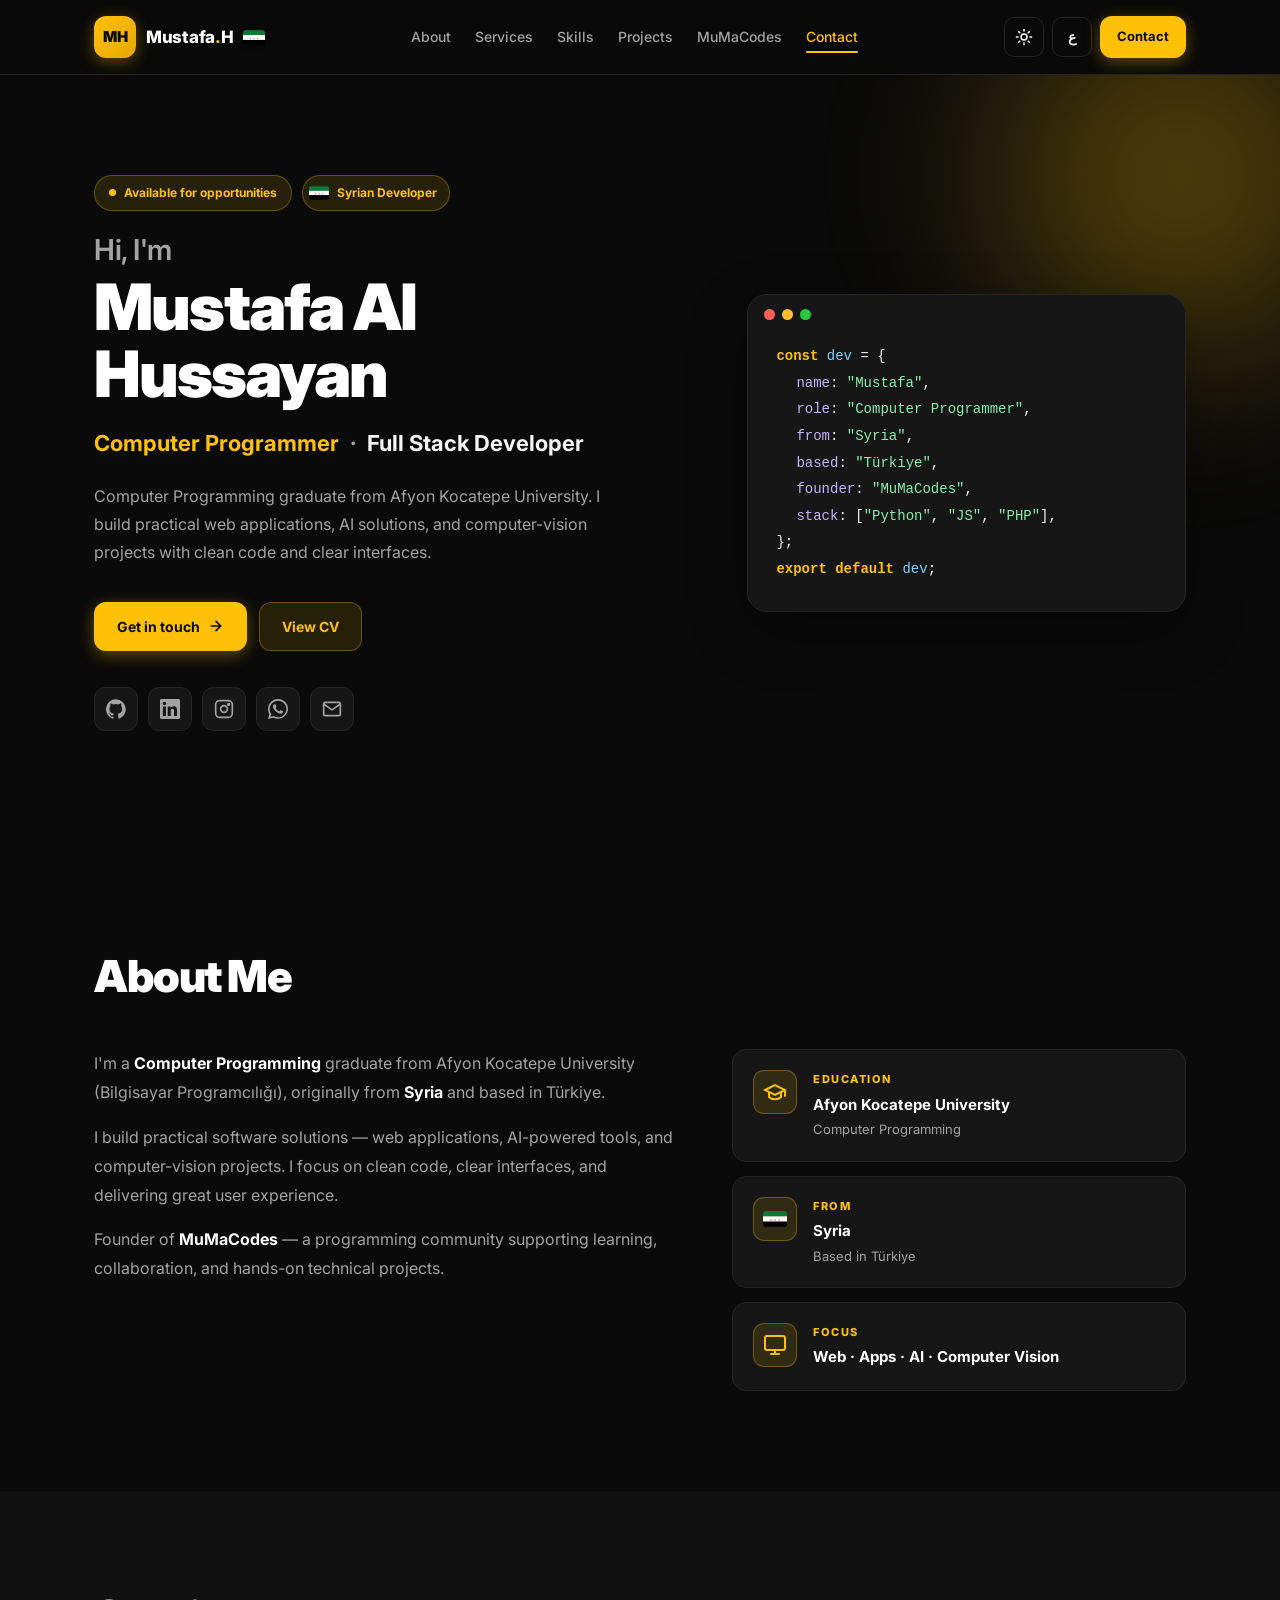
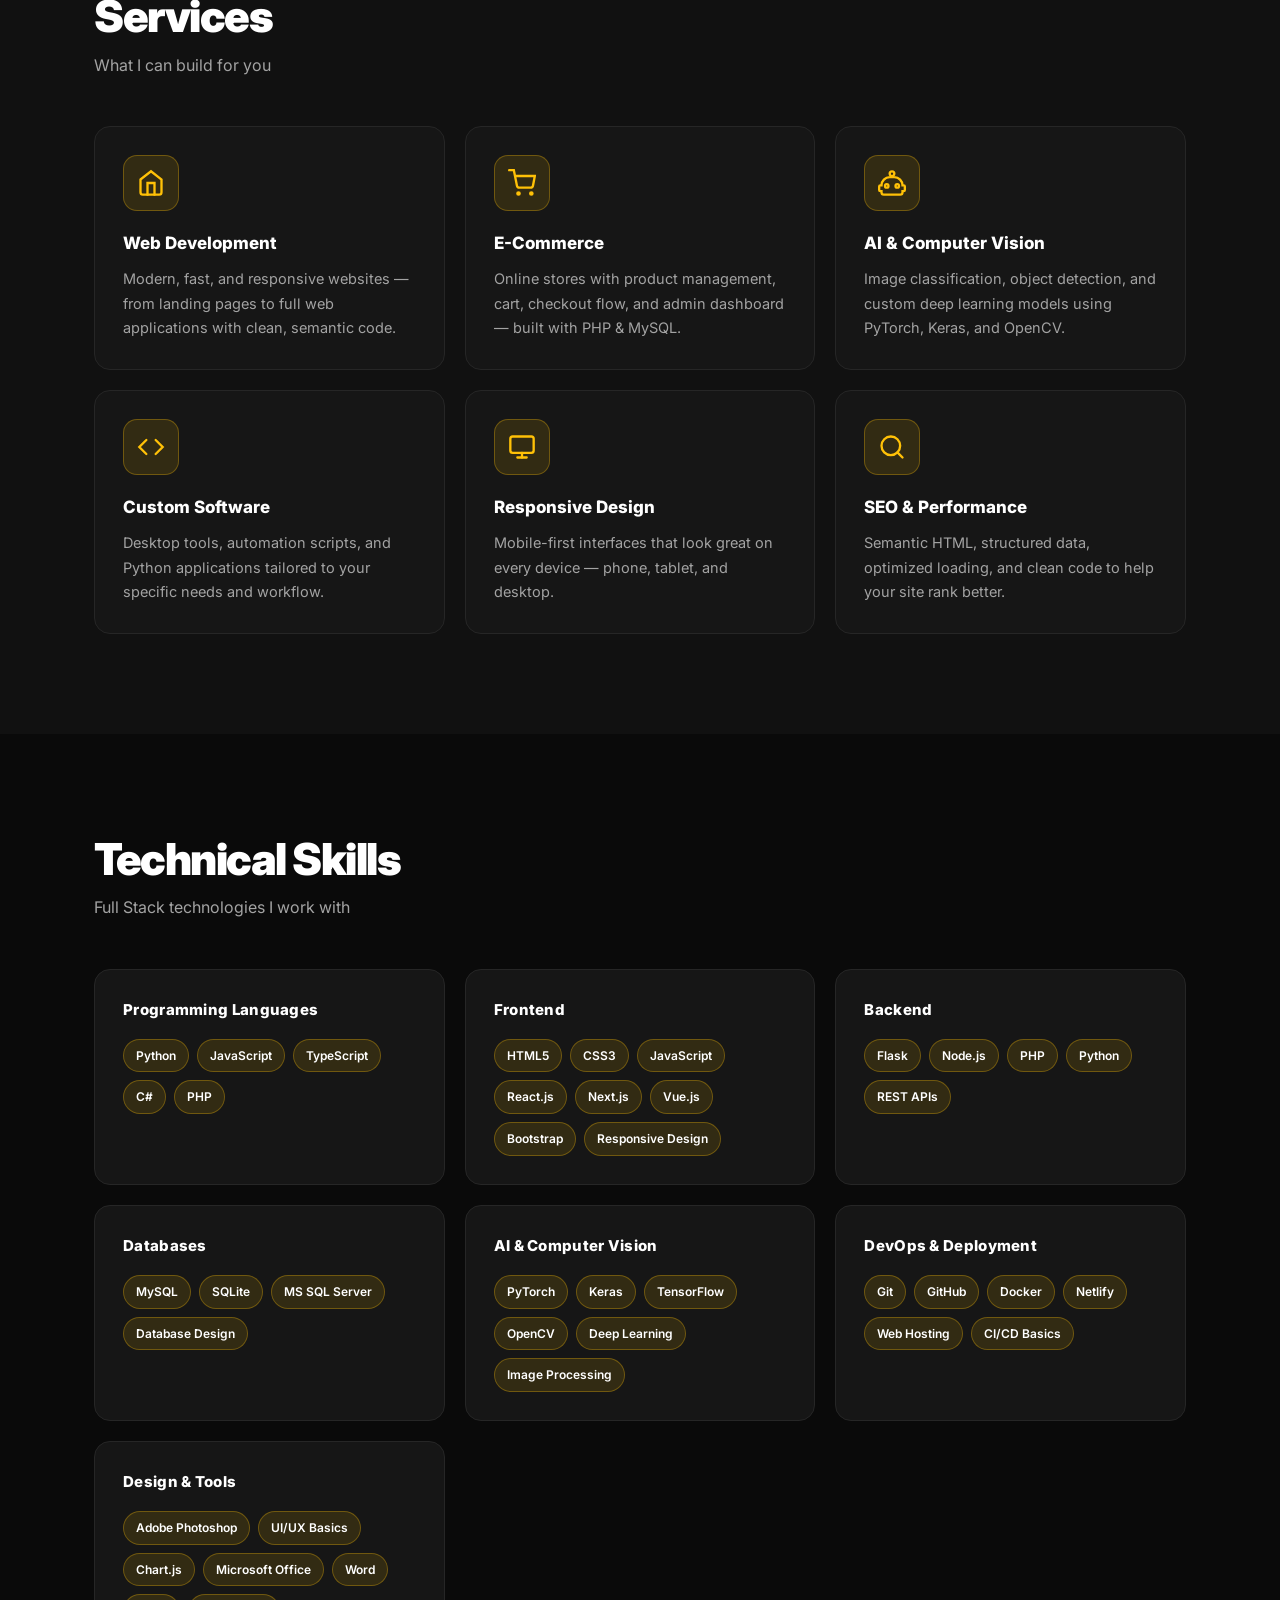
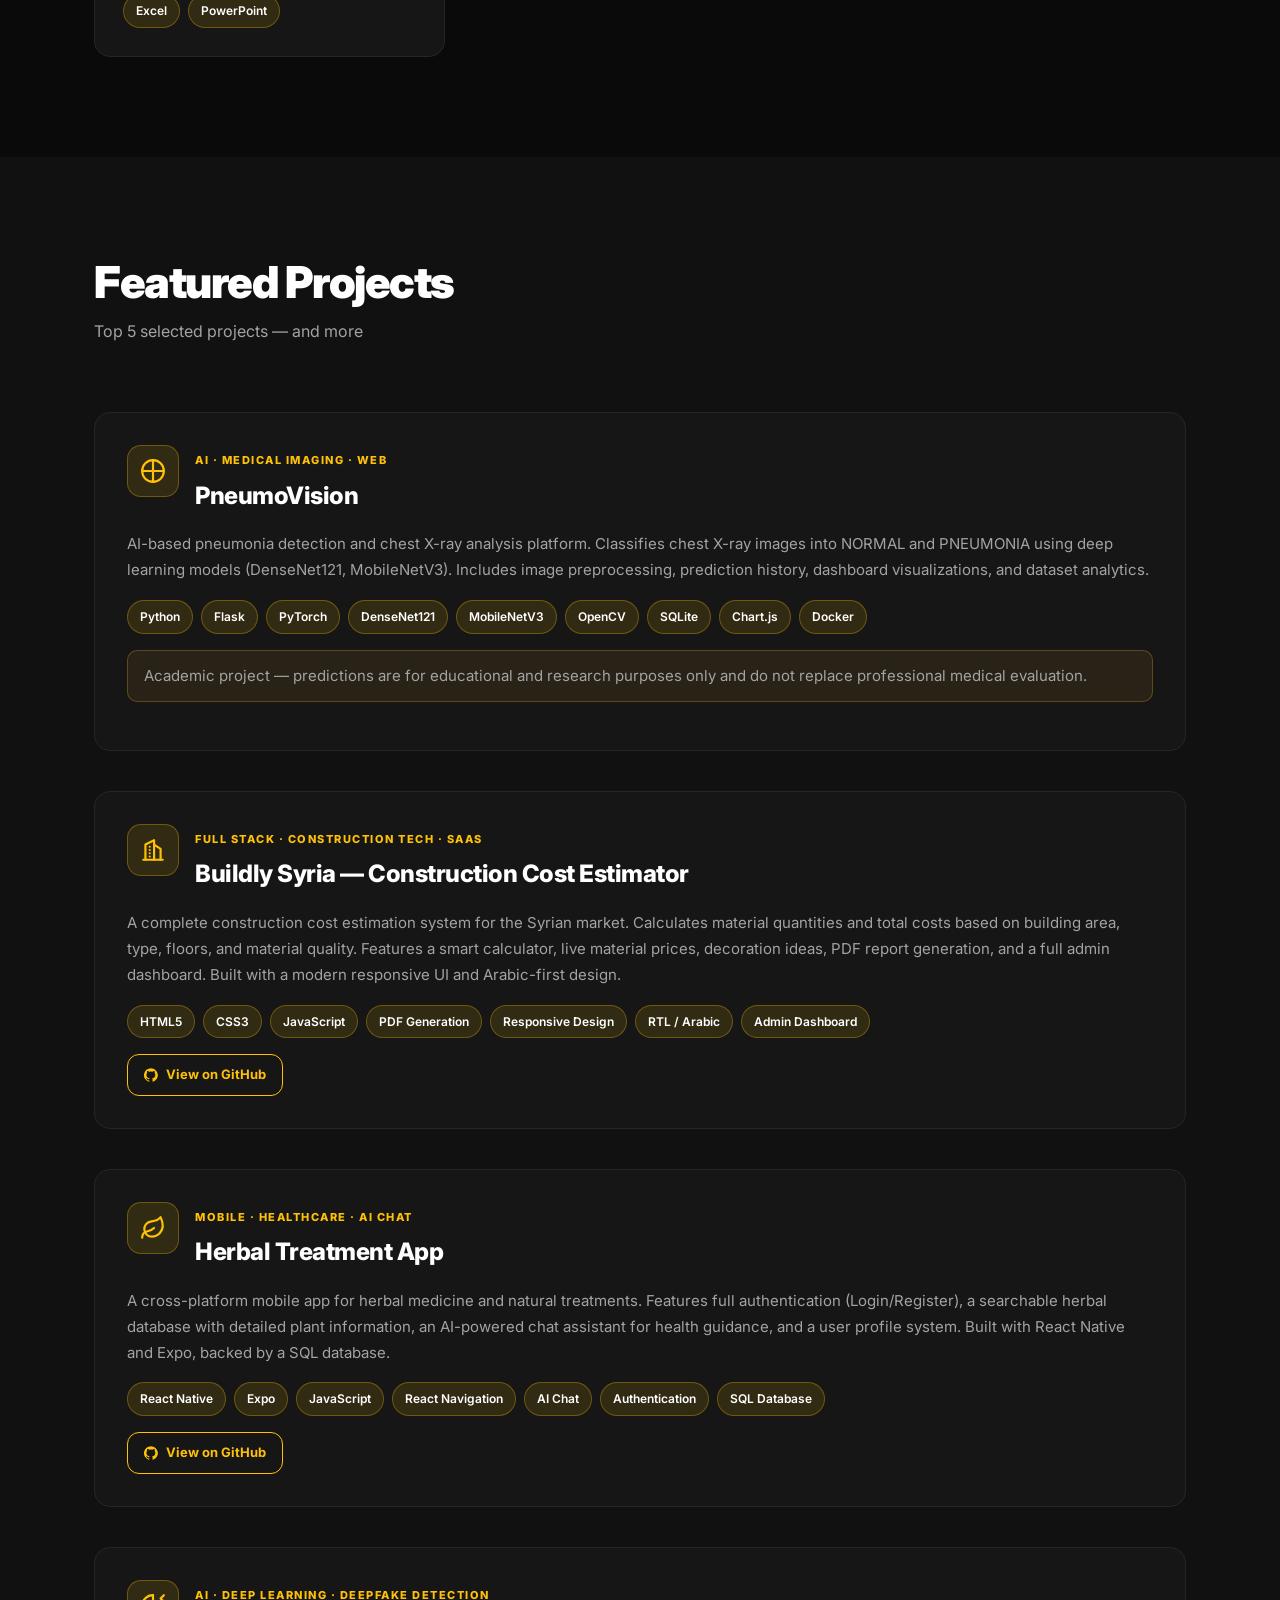
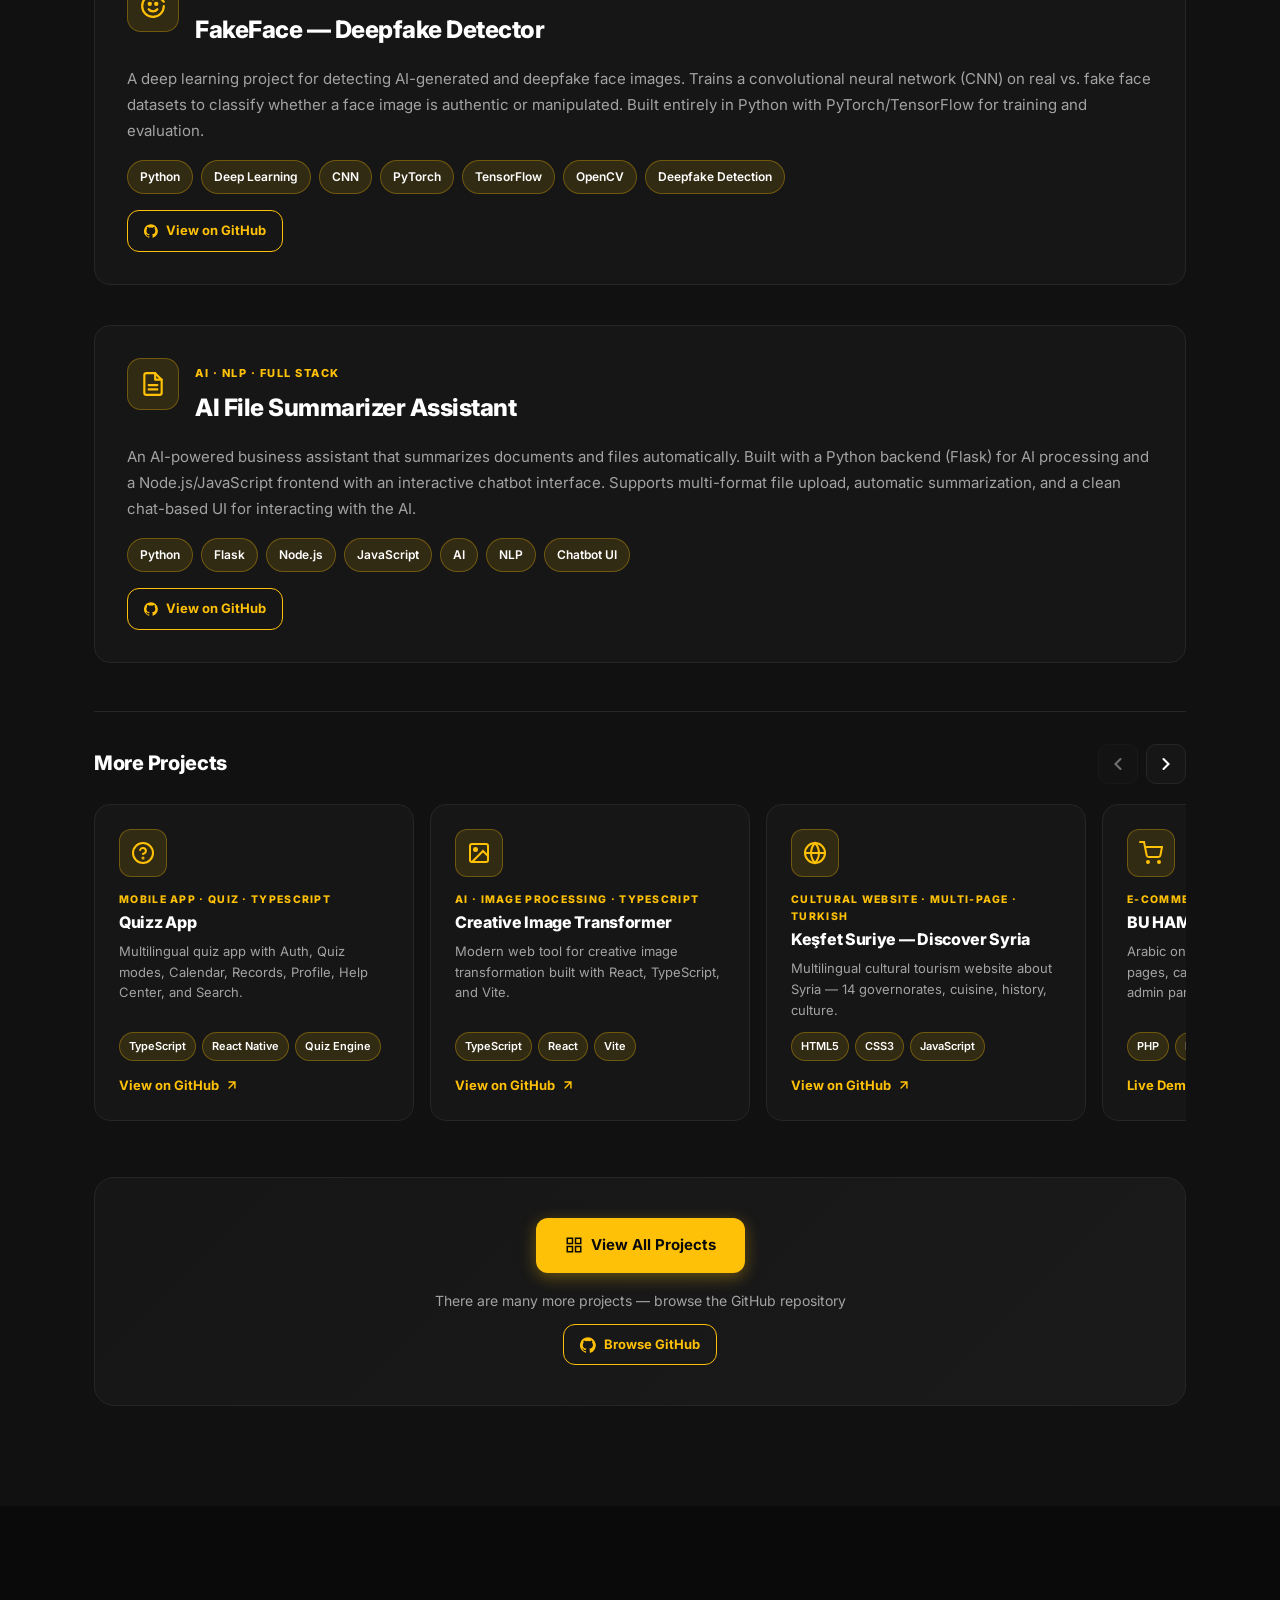
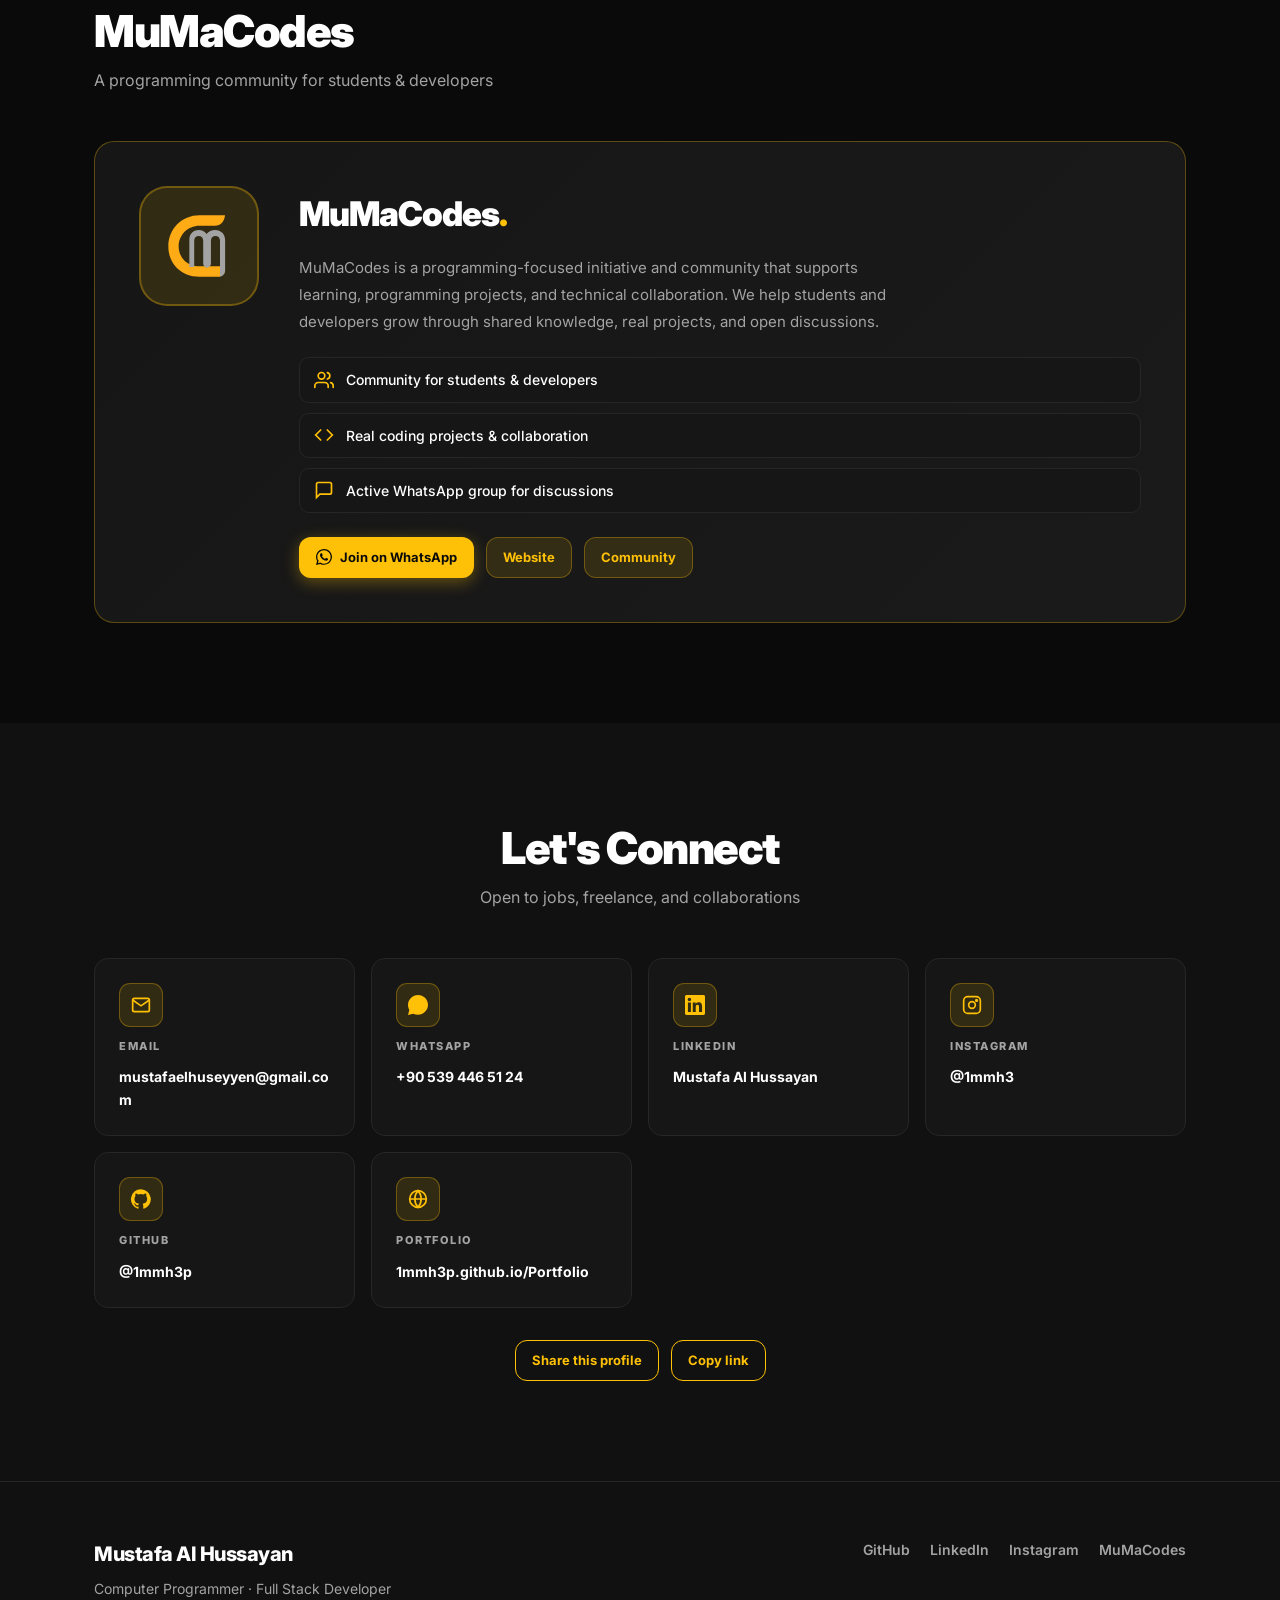
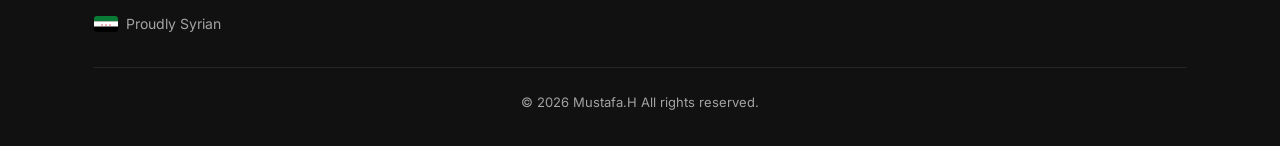
<file: index.html>
<!DOCTYPE html>
<html lang="en" dir="ltr" data-theme="dark">
<head>
  <meta charset="UTF-8" />
  <meta name="viewport" content="width=device-width, initial-scale=1.0" />

  <!-- ===== SEO CORE ===== -->
  <title>Mustafa Al Hussayan — Full Stack Developer </title>
  <meta name="description" content="Mustafa Al Hussayan (مصطفى الحسيان) — Computer Programmer from Syria, based in Türkiye. Founder of MuMaCodes. Web development, AI, computer vision, and software solutions." />
  <meta name="keywords" content="Mustafa Al Hussayan, مصطفى الحسيان, MuMaCodes, Computer Programming, Full Stack Developer, Syrian developer, Web Developer, Python, Flask, AI, Computer Vision, Portfolio, موماكودس" />
  <meta name="author" content="Mustafa Al Hussayan" />
  <meta name="robots" content="index, follow, max-image-preview:large" />
  <link rel="canonical" href="https://1mmh3p.github.io/Portfolio/" />

  <!-- ===== OPEN GRAPH ===== -->
  <meta property="og:type" content="profile" />
  <meta property="og:title" content="Mustafa Al Hussayan — Computer Programmer " />
  <meta property="og:description" content="Portfolio of Mustafa Al Hussayan: Web Development, AI, Computer Vision. Founder of MuMaCodes community." />
  <meta property="og:url" content="https://1mmh3p.github.io/Portfolio/" />
  <meta property="og:image" content="https://1mmh3p.github.io/Portfolio/assets/og-image.png" />
  <meta property="og:locale" content="en_US" />
  <meta property="og:locale:alternate" content="ar_SY" />

  <!-- ===== TWITTER ===== -->
  <meta name="twitter:card" content="summary_large_image" />
  <meta name="twitter:title" content="Mustafa Al Hussayan — Computer Programmer" />
  <meta name="twitter:description" content="Founder of MuMaCodes · Web · AI · Computer Vision" />

  <!-- ===== FAVICON ===== -->
  <link rel="icon" type="image/svg+xml" href="assets/favicon.svg" />
  <link rel="apple-touch-icon" href="assets/favicon.svg" />

  <!-- ===== FONTS ===== -->
  <link rel="preconnect" href="https://fonts.googleapis.com" />
  <link rel="preconnect" href="https://fonts.gstatic.com" crossorigin />
  <link href="https://fonts.googleapis.com/css2?family=Inter:wght@400;500;600;700;800;900&family=Cairo:wght@400;600;700;800;900&display=swap" rel="stylesheet" />

  <!-- ===== STYLES ===== -->
  <link rel="stylesheet" href="css/style.css" />

  <!-- ===== JSON-LD PERSON ===== -->
  <script type="application/ld+json">
  {
    "@context": "https://schema.org",
    "@type": "Person",
    "name": "Mustafa Al Hussayan",
    "alternateName": ["مصطفى محمد الحسيان", "Mustafa Huseyyen"],
    "jobTitle": "Computer Programmer & Full Stack Developer",
    "url": "https://1mmh3p.github.io/Portfolio/",
    "image": "https://1mmh3p.github.io/Portfolio/assets/og-image.png",
    "nationality": "Syrian",
    "founder": {
      "@type": "Organization",
      "name": "MuMaCodes",
      "url": "https://mumacodes-group.netlify.app"
    },
    "sameAs": [
      "https://github.com/1mmh3p",
      "https://www.linkedin.com/in/mustafa-el-huseyyen-8681922a2/",
      "https://www.instagram.com/1mmh3/",
      "https://mumacodes-group.netlify.app"
    ],
    "alumniOf": {
      "@type": "CollegeOrUniversity",
      "name": "Afyon Kocatepe University"
    },
    "knowsAbout": ["Python","JavaScript","PHP","C#","Flask","PyTorch","Keras","TensorFlow","OpenCV","MySQL","Docker","Git"],
    "email": "mailto:mustafaelhuseyyen@gmail.com"
  }
  </script>
</head>
<body>

<div class="scroll-progress" id="scrollProgress"></div>

<!-- ================= HEADER ================= -->
<header class="site-header" id="header">
  <div class="container header-inner">
    <a href="#hero" class="logo" aria-label="Mustafa Al Hussayan home">
      <span class="logo-mark">MH</span>
      <span class="logo-text">Mustafa<span class="accent">.</span>H</span>
      <img src="assets/flag-syria.svg" alt="Syria" class="flag-mini" />
    </a>

    <nav class="nav" id="nav" aria-label="Main navigation">
      <ul class="nav-list">
        <li><a href="#about" data-i18n="nav_about">About</a></li>
        <li><a href="#services" data-i18n="nav_services">Services</a></li>
        <li><a href="#skills" data-i18n="nav_skills">Skills</a></li>
        <li><a href="#projects" data-i18n="nav_projects">Projects</a></li>
        <li><a href="#mumacodes" data-i18n="nav_brand">MuMaCodes</a></li>
        <li><a href="#contact" data-i18n="nav_contact">Contact</a></li>
      </ul>
    </nav>

    <div class="header-actions">
      <button class="icon-btn" id="themeToggle" aria-label="Toggle theme" title="Dark / Light">
        <svg class="icon-sun" xmlns="http://www.w3.org/2000/svg" viewBox="0 0 24 24" fill="none" stroke="currentColor" stroke-width="2" stroke-linecap="round"><circle cx="12" cy="12" r="4"/><path d="M12 2v2M12 20v2M4.93 4.93l1.41 1.41M17.66 17.66l1.41 1.41M2 12h2M20 12h2M4.93 19.07l1.41-1.41M17.66 6.34l1.41-1.41"/></svg>
        <svg class="icon-moon" xmlns="http://www.w3.org/2000/svg" viewBox="0 0 24 24" fill="none" stroke="currentColor" stroke-width="2" stroke-linecap="round"><path d="M21 12.79A9 9 0 1 1 11.21 3 7 7 0 0 0 21 12.79z"/></svg>
      </button>
      <button class="lang-switch" id="langSwitch" aria-label="Switch language">
        <span id="langLabel">ع</span>
      </button>
      <a href="#contact" class="btn btn-primary btn-sm" data-i18n="cta_contact">Contact</a>
      <button class="menu-toggle" id="menuToggle" aria-label="Menu" aria-expanded="false">
        <span></span><span></span><span></span>
      </button>
    </div>
  </div>
</header>

<!-- ================= HERO ================= -->
<section class="hero" id="hero">
  <div class="hero-glow"></div>
  <div class="container hero-inner">
    <div class="hero-content reveal">
      <div class="hero-badges">
        <span class="badge">
          <span class="dot"></span>
          <span data-i18n="hero_badge">Available for opportunities</span>
        </span>
        <span class="badge badge-flag">
          <img src="assets/flag-syria.svg" alt="Syria flag" />
          <span data-i18n="hero_syrian">Syrian Developer</span>
          <span class="asd" data-i18n="hero_syrian2">Syrian Programmer</span>
        </span>
      </div>

      <h1 class="hero-name">
        <span class="hero-greeting" data-i18n="hero_greeting">Hi, I'm</span>
        Mustafa Al Hussayan
      </h1>
      <h2 class="hero-title">
        <span class="accent" data-i18n="hero_title">Computer Programmer</span>
        <span class="dot-sep">·</span>
        <span data-i18n="hero_title2">Full Stack Developer</span>
      </h2>
      <p class="hero-desc" data-i18n="hero_desc">
        Computer Programming graduate from Afyon Kocatepe University.
        I build practical web applications, AI solutions, and computer-vision projects
        with clean code and clear interfaces.
      </p>

      <div class="hero-cta">
        <a href="#contact" class="btn btn-primary">
          <span data-i18n="hero_cta1">Get in touch</span>
          <svg xmlns="http://www.w3.org/2000/svg" width="16" height="16" viewBox="0 0 24 24" fill="none" stroke="currentColor" stroke-width="2.5" stroke-linecap="round"><path d="M5 12h14M12 5l7 7-7 7"/></svg>
        </a>
        <a href="https://mustafaelhuseyyen.netlify.app/cv%20website/" class="btn btn-ghost" data-i18n="hero_cta2">View CV</a>
      </div>

      <div class="hero-social" aria-label="Social links">
        <a href="https://github.com/1mmh3p" target="_blank" rel="noopener" aria-label="GitHub">
          <svg xmlns="http://www.w3.org/2000/svg" width="20" height="20" viewBox="0 0 24 24" fill="currentColor"><path d="M12 .3a12 12 0 0 0-3.8 23.4c.6.1.8-.3.8-.6v-2c-3.3.7-4-1.6-4-1.6-.6-1.4-1.4-1.8-1.4-1.8-1-.7.1-.7.1-.7 1.2.1 1.8 1.2 1.8 1.2 1 1.8 2.8 1.3 3.5 1 .1-.8.4-1.3.7-1.6-2.7-.3-5.5-1.3-5.5-5.9 0-1.3.5-2.4 1.2-3.2-.1-.3-.5-1.5.1-3.2 0 0 1-.3 3.3 1.2a11.5 11.5 0 0 1 6 0c2.3-1.5 3.3-1.2 3.3-1.2.6 1.7.2 2.9.1 3.2.8.8 1.2 1.9 1.2 3.2 0 4.6-2.8 5.6-5.5 5.9.4.4.8 1.1.8 2.2v3.3c0 .3.2.7.8.6A12 12 0 0 0 12 .3"/></svg>
        </a>
        <a href="https://www.linkedin.com/in/mustafa-el-huseyyen-8681922a2/" target="_blank" rel="noopener" aria-label="LinkedIn">
          <svg xmlns="http://www.w3.org/2000/svg" width="20" height="20" viewBox="0 0 24 24" fill="currentColor"><path d="M20.4 20.4h-3.6v-5.6c0-1.3 0-3-1.8-3s-2.1 1.4-2.1 2.9v5.7H9.3V9h3.4v1.6h.1c.5-.9 1.7-1.8 3.4-1.8 3.6 0 4.3 2.4 4.3 5.5v6.1zM5.3 7.4a2.1 2.1 0 1 1 0-4.2 2.1 2.1 0 0 1 0 4.2zM7.1 20.4H3.5V9h3.6v11.4zM22.2 0H1.8C.8 0 0 .8 0 1.7v20.6C0 23.2.8 24 1.8 24h20.4c1 0 1.8-.8 1.8-1.7V1.7C24 .8 23.2 0 22.2 0z"/></svg>
        </a>
        <a href="https://www.instagram.com/1mmh3/" target="_blank" rel="noopener" aria-label="Instagram">
          <svg xmlns="http://www.w3.org/2000/svg" width="20" height="20" viewBox="0 0 24 24" fill="none" stroke="currentColor" stroke-width="2"><rect x="2" y="2" width="20" height="20" rx="5"/><circle cx="12" cy="12" r="4"/><circle cx="17.5" cy="6.5" r="1" fill="currentColor"/></svg>
        </a>
        <a href="https://wa.me/905394465124" target="_blank" rel="noopener" aria-label="WhatsApp">
          <svg xmlns="http://www.w3.org/2000/svg" width="20" height="20" viewBox="0 0 24 24" fill="currentColor"><path d="M17.5 14.4c-.3-.2-1.8-.9-2-1-.3-.1-.5-.2-.7.1-.2.3-.7.9-.9 1.1-.2.2-.3.2-.6.1-.3-.2-1.3-.5-2.4-1.5-.9-.8-1.5-1.8-1.7-2.1-.2-.3 0-.5.1-.6.1-.1.3-.3.4-.5.1-.2.2-.3.3-.5.1-.2 0-.4 0-.5 0-.2-.7-1.6-.9-2.2-.2-.6-.5-.5-.7-.5h-.6c-.2 0-.5.1-.8.4-.3.3-1 1-1 2.5s1.1 2.9 1.2 3.1c.2.2 2.1 3.2 5.1 4.5.7.3 1.3.5 1.7.6.7.2 1.4.2 1.9.1.6-.1 1.8-.7 2-1.4.2-.7.2-1.3.2-1.4-.1-.2-.3-.3-.6-.4zM12 0C5.4 0 0 5.4 0 12c0 2.1.6 4.1 1.6 5.9L0 24l6.3-1.6c1.7.9 3.6 1.4 5.7 1.4 6.6 0 12-5.4 12-12S18.6 0 12 0zm0 22c-1.8 0-3.5-.5-5-1.4l-.4-.2-3.7 1 1-3.6-.2-.4C2.5 16 2 14 2 12 2 6.5 6.5 2 12 2s10 4.5 10 10-4.5 10-10 10z"/></svg>
        </a>
        <a href="mailto:mustafaelhuseyyen@gmail.com" aria-label="Email">
          <svg xmlns="http://www.w3.org/2000/svg" width="20" height="20" viewBox="0 0 24 24" fill="none" stroke="currentColor" stroke-width="2"><rect x="2" y="4" width="20" height="16" rx="2"/><path d="m2 6 10 7L22 6"/></svg>
        </a>
      </div>
    </div>

    <div class="hero-visual reveal">
      <div class="hero-card">
        <div class="code-line"><span class="kw">const</span> <span class="var">dev</span> = {</div>
        <div class="code-line indent"><span class="key">name</span>: <span class="str">"Mustafa"</span>,</div>
        <div class="code-line indent"><span class="key">role</span>: <span class="str">"Computer Programmer"</span>,</div>
        <div class="code-line indent"><span class="key">from</span>: <span class="str">"Syria"</span>,</div>
        <div class="code-line indent"><span class="key">based</span>: <span class="str">"Türkiye"</span>,</div>
        <div class="code-line indent"><span class="key">founder</span>: <span class="str">"MuMaCodes"</span>,</div>
        <div class="code-line indent"><span class="key">stack</span>: [<span class="str">"Python"</span>, <span class="str">"JS"</span>, <span class="str">"PHP"</span>],</div>
        <div class="code-line">};</div>
        <div class="code-line"><span class="kw">export default</span> <span class="var">dev</span>;</div>
      </div>
    </div>
  </div>
</section>

<!-- ================= ABOUT ================= -->
<section class="section" id="about">
  <div class="container">
    <div class="section-head reveal">
      <h2 class="section-title" data-i18n="about_title">About Me</h2>
    </div>
    <div class="about-grid">
      <div class="about-text reveal">
        <p data-i18n="about_p1">
          I'm a <strong>Computer Programming</strong> graduate from Afyon Kocatepe University
          (Bilgisayar Programcılığı), originally from <strong>Syria</strong> and based in Türkiye.
        </p>
        <p data-i18n="about_p2">
          I build practical software solutions — web applications, AI-powered tools,
          and computer-vision projects. I focus on clean code, clear interfaces,
          and delivering great user experience.
        </p>
        <p data-i18n="about_p3">
          Founder of <strong>MuMaCodes</strong> — a programming community supporting
          learning, collaboration, and hands-on technical projects.
        </p>
      </div>
      <div class="about-facts reveal">
        <div class="fact">
          <div class="fact-icon">
            <svg xmlns="http://www.w3.org/2000/svg" width="24" height="24" viewBox="0 0 24 24" fill="none" stroke="currentColor" stroke-width="2" stroke-linecap="round"><path d="M22 10v6M2 10l10-5 10 5-10 5z"/><path d="M6 12v5c3 3 9 3 12 0v-5"/></svg>
          </div>
          <div>
            <span class="fact-label" data-i18n="fact_edu">Education</span>
            <span class="fact-value">Afyon Kocatepe University</span>
            <span class="fact-sub">Computer Programming</span>
          </div>
        </div>
        <div class="fact">
          <div class="fact-icon">
            <img src="assets/flag-syria.svg" alt="Syria" style="width:24px;height:16px;border-radius:3px" />
          </div>
          <div>
            <span class="fact-label" data-i18n="fact_from">From</span>
            <span class="fact-value">Syria</span>
            <span class="fact-sub" data-i18n="fact_from_sub">Based in Türkiye</span>
          </div>
        </div>
        <div class="fact">
          <div class="fact-icon">
            <svg xmlns="http://www.w3.org/2000/svg" width="24" height="24" viewBox="0 0 24 24" fill="none" stroke="currentColor" stroke-width="2" stroke-linecap="round"><rect x="2" y="3" width="20" height="14" rx="2"/><path d="M8 21h8M12 17v4"/></svg>
          </div>
          <div>
            <span class="fact-label" data-i18n="fact_focus">Focus</span>
            <span class="fact-value">Web · Apps · AI · Computer Vision</span>
          </div>
        </div>
      </div>
    </div>
  </div>
</section>

<!-- ================= SERVICES ================= -->
<section class="section section-alt" id="services">
  <div class="container">
    <div class="section-head reveal">
      <h2 class="section-title" data-i18n="services_title">Services</h2>
      <p class="section-sub" data-i18n="services_sub">What I can build for you</p>
    </div>

    <div class="services-grid">
      <div class="service-card reveal">
        <div class="service-icon">
          <svg xmlns="http://www.w3.org/2000/svg" width="28" height="28" viewBox="0 0 24 24" fill="none" stroke="currentColor" stroke-width="2" stroke-linecap="round"><path d="m3 9 9-7 9 7v11a2 2 0 0 1-2 2H5a2 2 0 0 1-2-2z"/><polyline points="9 22 9 12 15 12 15 22"/></svg>
        </div>
        <h3 data-i18n="svc1_title">Web Development</h3>
        <p data-i18n="svc1_desc">Modern, fast, and responsive websites — from landing pages to full web applications with clean, semantic code.</p>
      </div>

      <div class="service-card reveal">
        <div class="service-icon">
          <svg xmlns="http://www.w3.org/2000/svg" width="28" height="28" viewBox="0 0 24 24" fill="none" stroke="currentColor" stroke-width="2" stroke-linecap="round"><circle cx="9" cy="21" r="1"/><circle cx="20" cy="21" r="1"/><path d="M1 1h4l2.68 13.39a2 2 0 0 0 2 1.61h9.72a2 2 0 0 0 2-1.61L23 6H6"/></svg>
        </div>
        <h3 data-i18n="svc2_title">E-Commerce</h3>
        <p data-i18n="svc2_desc">Online stores with product management, cart, checkout flow, and admin dashboard — built with PHP & MySQL.</p>
      </div>

      <div class="service-card reveal">
        <div class="service-icon">
          <svg xmlns="http://www.w3.org/2000/svg" width="28" height="28" viewBox="0 0 24 24" fill="none" stroke="currentColor" stroke-width="2" stroke-linecap="round"><path d="M12 2a2 2 0 0 1 2 2c0 .74-.4 1.39-1 1.73V7h1a7 7 0 0 1 7 7h1a1 1 0 0 1 1 1v3a1 1 0 0 1-1 1h-1v1a2 2 0 0 1-2 2H5a2 2 0 0 1-2-2v-1H2a1 1 0 0 1-1-1v-3a1 1 0 0 1 1-1h1a7 7 0 0 1 7-7h1V5.73c-.6-.34-1-.99-1-1.73a2 2 0 0 1 2-2z"/><circle cx="7.5" cy="14.5" r="1.5"/><circle cx="16.5" cy="14.5" r="1.5"/></svg>
        </div>
        <h3 data-i18n="svc3_title">AI & Computer Vision</h3>
        <p data-i18n="svc3_desc">Image classification, object detection, and custom deep learning models using PyTorch, Keras, and OpenCV.</p>
      </div>

      <div class="service-card reveal">
        <div class="service-icon">
          <svg xmlns="http://www.w3.org/2000/svg" width="28" height="28" viewBox="0 0 24 24" fill="none" stroke="currentColor" stroke-width="2" stroke-linecap="round"><polyline points="16 18 22 12 16 6"/><polyline points="8 6 2 12 8 18"/></svg>
        </div>
        <h3 data-i18n="svc4_title">Custom Software</h3>
        <p data-i18n="svc4_desc">Desktop tools, automation scripts, and Python applications tailored to your specific needs and workflow.</p>
      </div>

      <div class="service-card reveal">
        <div class="service-icon">
          <svg xmlns="http://www.w3.org/2000/svg" width="28" height="28" viewBox="0 0 24 24" fill="none" stroke="currentColor" stroke-width="2" stroke-linecap="round"><rect x="2" y="3" width="20" height="14" rx="2"/><line x1="8" y1="21" x2="16" y2="21"/><line x1="12" y1="17" x2="12" y2="21"/></svg>
        </div>
        <h3 data-i18n="svc5_title">Responsive Design</h3>
        <p data-i18n="svc5_desc">Mobile-first interfaces that look great on every device — phone, tablet, and desktop.</p>
      </div>

      <div class="service-card reveal">
        <div class="service-icon">
          <svg xmlns="http://www.w3.org/2000/svg" width="28" height="28" viewBox="0 0 24 24" fill="none" stroke="currentColor" stroke-width="2" stroke-linecap="round"><circle cx="11" cy="11" r="8"/><path d="m21 21-4.35-4.35"/></svg>
        </div>
        <h3 data-i18n="svc6_title">SEO & Performance</h3>
        <p data-i18n="svc6_desc">Semantic HTML, structured data, optimized loading, and clean code to help your site rank better.</p>
      </div>
    </div>
  </div>
</section>

<!-- ================= SKILLS ================= -->
<section class="section" id="skills">
  <div class="container">
    <div class="section-head reveal">
      <h2 class="section-title" data-i18n="skills_title">Technical Skills</h2>
      <p class="section-sub" data-i18n="skills_sub">Full Stack technologies I work with</p>
    </div>

    <div class="skills-grid">
      <!-- Programming Languages -->
      <div class="skill-card reveal">
        <h3 data-i18n="sk_lang">Programming Languages</h3>
        <div class="tags">
          <span>Python</span>
          <span>JavaScript</span>
          <span>TypeScript</span>
          <span>C#</span>
          <span>PHP</span>
        </div>
      </div>

      <!-- Frontend -->
      <div class="skill-card reveal">
        <h3 data-i18n="sk_front">Frontend</h3>
        <div class="tags">
          <span>HTML5</span>
          <span>CSS3</span>
          <span>JavaScript</span>
          <span>React.js</span>
          <span>Next.js</span>
          <span>Vue.js</span>
          <span>Bootstrap</span>
          <span>Responsive Design</span>
        </div>
      </div>

      <!-- Backend -->
      <div class="skill-card reveal">
        <h3 data-i18n="sk_back">Backend</h3>
        <div class="tags">
          <span>Flask</span>
          <span>Node.js</span>
          <span>PHP</span>
          <span>Python</span>
          <span>REST APIs</span>
        </div>
      </div>

      <!-- Databases -->
      <div class="skill-card reveal">
        <h3 data-i18n="sk_db">Databases</h3>
        <div class="tags">
          <span>MySQL</span>
          <span>SQLite</span>
          <span>MS SQL Server</span>
          <span>Database Design</span>
        </div>
      </div>

      <!-- AI & Computer Vision -->
      <div class="skill-card reveal">
        <h3 data-i18n="sk_ai">AI & Computer Vision</h3>
        <div class="tags">
          <span>PyTorch</span>
          <span>Keras</span>
          <span>TensorFlow</span>
          <span>OpenCV</span>
          <span>Deep Learning</span>
          <span>Image Processing</span>
        </div>
      </div>

      <!-- DevOps & Deployment -->
      <div class="skill-card reveal">
        <h3 data-i18n="sk_devops">DevOps & Deployment</h3>
        <div class="tags">
          <span>Git</span>
          <span>GitHub</span>
          <span>Docker</span>
          <span>Netlify</span>
          <span>Web Hosting</span>
          <span>CI/CD Basics</span>
        </div>
      </div>

      <!-- Design & Tools -->
      <div class="skill-card reveal">
        <h3 data-i18n="sk_design">Design & Tools</h3>
        <div class="tags">
          <span>Adobe Photoshop</span>
          <span>UI/UX Basics</span>
          <span>Chart.js</span>
          <span>Microsoft Office</span>
          <span>Word</span>
          <span>Excel</span>
          <span>PowerPoint</span>
        </div>
      </div>
    </div>
  </div>
</section>
<!-- ================= PROJECTS ================= -->
<section class="section section-alt" id="projects">
  <div class="container">
    <div class="section-head reveal">
      <h2 class="section-title" data-i18n="proj_title">Featured Projects</h2>
      <p class="section-sub" data-i18n="proj_sub">Top 5 selected projects — and more</p>
    </div>

    <!-- ========== 5 FEATURED PROJECTS (Always visible) ========== -->
    <div class="featured-projects">

      <!-- PNEUMOVISION -->
      <article class="project-card reveal" data-category="ai">
        <div class="project-head">
          <div class="project-icon">
            <svg xmlns="http://www.w3.org/2000/svg" width="26" height="26" viewBox="0 0 24 24" fill="none" stroke="currentColor" stroke-width="2" stroke-linecap="round"><path d="M12 2v20M2 12h20"/><circle cx="12" cy="12" r="10"/></svg>
          </div>
          <div>
            <span class="project-cat" data-i18n="p1_cat">AI · Medical Imaging · Web</span>
            <h3>PneumoVision</h3>
          </div>
        </div>
        <p data-i18n="p1_desc">AI-based pneumonia detection and chest X-ray analysis platform. Classifies chest X-ray images into NORMAL and PNEUMONIA using deep learning models (DenseNet121, MobileNetV3). Includes image preprocessing, prediction history, dashboard visualizations, and dataset analytics.</p>
        <div class="tags">
          <span>Python</span><span>Flask</span><span>PyTorch</span>
          <span>DenseNet121</span><span>MobileNetV3</span><span>OpenCV</span>
          <span>SQLite</span><span>Chart.js</span><span>Docker</span>
        </div>
        <p class="disclaimer" data-i18n="p1_disc">Academic project — predictions are for educational and research purposes only and do not replace professional medical evaluation.</p>
      </article>

      <!-- BUILDLY -->
      <article class="project-card reveal" data-category="saas">
        <div class="project-head">
          <div class="project-icon">
            <svg xmlns="http://www.w3.org/2000/svg" width="26" height="26" viewBox="0 0 24 24" fill="none" stroke="currentColor" stroke-width="2" stroke-linecap="round" stroke-linejoin="round"><path d="M3 21h18"/><path d="M5 21V7l8-4v18"/><path d="M19 21V11l-6-4"/><path d="M9 9v.01M9 12v.01M9 15v.01M9 18v.01"/></svg>
          </div>
          <div>
            <span class="project-cat" data-i18n="p8_cat">Full Stack · Construction Tech · SaaS</span>
            <h3 data-i18n="p8_title">Buildly Syria — Construction Cost Estimator</h3>
          </div>
        </div>
        <p data-i18n="p8_desc">A complete construction cost estimation system for the Syrian market. Calculates material quantities and total costs based on building area, type, floors, and material quality. Features a smart calculator, live material prices, decoration ideas, PDF report generation, and a full admin dashboard.</p>
        <div class="tags">
          <span>HTML5</span><span>CSS3</span><span>JavaScript</span>
          <span>PDF Generation</span><span>Responsive Design</span>
          <span>RTL / Arabic</span><span>Admin Dashboard</span>
        </div>
        <div class="project-links">
          <a href="https://github.com/1mmh3p/buildly" target="_blank" rel="noopener" class="btn btn-sm btn-outline">
            <svg xmlns="http://www.w3.org/2000/svg" width="14" height="14" viewBox="0 0 24 24" fill="currentColor"><path d="M12 .3a12 12 0 0 0-3.8 23.4c.6.1.8-.3.8-.6v-2c-3.3.7-4-1.6-4-1.6-.6-1.4-1.4-1.8-1.4-1.8-1-.7.1-.7.1-.7 1.2.1 1.8 1.2 1.8 1.2 1 1.8 2.8 1.3 3.5 1 .1-.8.4-1.3.7-1.6-2.7-.3-5.5-1.3-5.5-5.9 0-1.3.5-2.4 1.2-3.2-.1-.3-.5-1.5.1-3.2 0 0 1-.3 3.3 1.2a11.5 11.5 0 0 1 6 0c2.3-1.5 3.3-1.2 3.3-1.2.6 1.7.2 2.9.1 3.2.8.8 1.2 1.9 1.2 3.2 0 4.6-2.8 5.6-5.5 5.9.4.4.8 1.1.8 2.2v3.3c0 .3.2.7.8.6A12 12 0 0 0 12 .3"/></svg>
            <span data-i18n="view_github">View on GitHub</span>
          </a>
        </div>
      </article>

      <!-- HERBAL TREATMENT APP -->
      <article class="project-card reveal" data-category="mobile">
        <div class="project-head">
          <div class="project-icon">
            <svg xmlns="http://www.w3.org/2000/svg" width="26" height="26" viewBox="0 0 24 24" fill="none" stroke="currentColor" stroke-width="2" stroke-linecap="round" stroke-linejoin="round"><path d="M11 20A7 7 0 0 1 9.8 6.1C15.5 5 17 4.48 19 2c1 2 2 4.18 2 8 0 5.5-4.78 10-10 10Z"/><path d="M2 21c0-3 1.85-5.36 5.08-6C9.5 14.52 12 13 13 12"/></svg>
          </div>
          <div>
            <span class="project-cat" data-i18n="p9_cat">Mobile · Healthcare · AI Chat</span>
            <h3 data-i18n="p9_title">Herbal Treatment App</h3>
          </div>
        </div>
        <p data-i18n="p9_desc">A cross-platform mobile app for herbal medicine and natural treatments. Features full authentication (Login/Register), a searchable herbal database, an AI-powered chat assistant, and a user profile system. Built with React Native and Expo, backed by a SQL database.</p>
        <div class="tags">
          <span>React Native</span><span>Expo</span><span>JavaScript</span>
          <span>React Navigation</span><span>AI Chat</span><span>Authentication</span>
          <span>SQL Database</span>
        </div>
        <div class="project-links">
          <a href="https://github.com/1mmh3p/herbal-treatment-app" target="_blank" rel="noopener" class="btn btn-sm btn-outline">
            <svg xmlns="http://www.w3.org/2000/svg" width="14" height="14" viewBox="0 0 24 24" fill="currentColor"><path d="M12 .3a12 12 0 0 0-3.8 23.4c.6.1.8-.3.8-.6v-2c-3.3.7-4-1.6-4-1.6-.6-1.4-1.4-1.8-1.4-1.8-1-.7.1-.7.1-.7 1.2.1 1.8 1.2 1.8 1.2 1 1.8 2.8 1.3 3.5 1 .1-.8.4-1.3.7-1.6-2.7-.3-5.5-1.3-5.5-5.9 0-1.3.5-2.4 1.2-3.2-.1-.3-.5-1.5.1-3.2 0 0 1-.3 3.3 1.2a11.5 11.5 0 0 1 6 0c2.3-1.5 3.3-1.2 3.3-1.2.6 1.7.2 2.9.1 3.2.8.8 1.2 1.9 1.2 3.2 0 4.6-2.8 5.6-5.5 5.9.4.4.8 1.1.8 2.2v3.3c0 .3.2.7.8.6A12 12 0 0 0 12 .3"/></svg>
            <span data-i18n="view_github">View on GitHub</span>
          </a>
        </div>
      </article>

      <!-- FAKEFACE -->
      <article class="project-card reveal" data-category="ai">
        <div class="project-head">
          <div class="project-icon">
            <svg xmlns="http://www.w3.org/2000/svg" width="26" height="26" viewBox="0 0 24 24" fill="none" stroke="currentColor" stroke-width="2" stroke-linecap="round" stroke-linejoin="round"><path d="M12 2a10 10 0 1 0 10 10"/><path d="M12 2v4"/><circle cx="9" cy="10" r="1" fill="currentColor"/><circle cx="15" cy="10" r="1" fill="currentColor"/><path d="M8 15s1.5 2 4 2 4-2 4-2"/><path d="M19 5l3-3M22 8l-3-3"/></svg>
          </div>
          <div>
            <span class="project-cat" data-i18n="p6_cat">AI · Deep Learning · Deepfake Detection</span>
            <h3 data-i18n="p6_title">FakeFace — Deepfake Detector</h3>
          </div>
        </div>
        <p data-i18n="p6_desc">A deep learning project for detecting AI-generated and deepfake face images. Trains a CNN on real vs. fake face datasets to classify whether a face image is authentic or manipulated.</p>
        <div class="tags">
          <span>Python</span><span>Deep Learning</span><span>CNN</span>
          <span>PyTorch</span><span>TensorFlow</span><span>OpenCV</span>
          <span>Deepfake Detection</span>
        </div>
        <div class="project-links">
          <a href="https://github.com/1mmh3p/FakeFace" target="_blank" rel="noopener" class="btn btn-sm btn-outline">
            <svg xmlns="http://www.w3.org/2000/svg" width="14" height="14" viewBox="0 0 24 24" fill="currentColor"><path d="M12 .3a12 12 0 0 0-3.8 23.4c.6.1.8-.3.8-.6v-2c-3.3.7-4-1.6-4-1.6-.6-1.4-1.4-1.8-1.4-1.8-1-.7.1-.7.1-.7 1.2.1 1.8 1.2 1.8 1.2 1 1.8 2.8 1.3 3.5 1 .1-.8.4-1.3.7-1.6-2.7-.3-5.5-1.3-5.5-5.9 0-1.3.5-2.4 1.2-3.2-.1-.3-.5-1.5.1-3.2 0 0 1-.3 3.3 1.2a11.5 11.5 0 0 1 6 0c2.3-1.5 3.3-1.2 3.3-1.2.6 1.7.2 2.9.1 3.2.8.8 1.2 1.9 1.2 3.2 0 4.6-2.8 5.6-5.5 5.9.4.4.8 1.1.8 2.2v3.3c0 .3.2.7.8.6A12 12 0 0 0 12 .3"/></svg>
            <span data-i18n="view_github">View on GitHub</span>
          </a>
        </div>
      </article>

      <!-- AI FILE SUMMARIZER -->
      <article class="project-card reveal" data-category="ai">
        <div class="project-head">
          <div class="project-icon">
            <svg xmlns="http://www.w3.org/2000/svg" width="26" height="26" viewBox="0 0 24 24" fill="none" stroke="currentColor" stroke-width="2" stroke-linecap="round" stroke-linejoin="round"><path d="M14 2H6a2 2 0 0 0-2 2v16a2 2 0 0 0 2 2h12a2 2 0 0 0 2-2V8z"/><polyline points="14 2 14 8 20 8"/><line x1="16" y1="13" x2="8" y2="13"/><line x1="16" y1="17" x2="8" y2="17"/></svg>
          </div>
          <div>
            <span class="project-cat" data-i18n="p5_cat">AI · NLP · Full Stack</span>
            <h3 data-i18n="p5_title">AI File Summarizer Assistant</h3>
          </div>
        </div>
        <p data-i18n="p5_desc">An AI-powered business assistant that summarizes documents and files automatically. Built with a Python backend (Flask) for AI processing and a Node.js/JavaScript frontend with an interactive chatbot interface.</p>
        <div class="tags">
          <span>Python</span><span>Flask</span><span>Node.js</span>
          <span>JavaScript</span><span>AI</span><span>NLP</span><span>Chatbot UI</span>
        </div>
        <div class="project-links">
          <a href="https://github.com/1mmh3p/AI-Destekli-Dosya-zetleme-Asistan-" target="_blank" rel="noopener" class="btn btn-sm btn-outline">
            <svg xmlns="http://www.w3.org/2000/svg" width="14" height="14" viewBox="0 0 24 24" fill="currentColor"><path d="M12 .3a12 12 0 0 0-3.8 23.4c.6.1.8-.3.8-.6v-2c-3.3.7-4-1.6-4-1.6-.6-1.4-1.4-1.8-1.4-1.8-1-.7.1-.7.1-.7 1.2.1 1.8 1.2 1.8 1.2 1 1.8 2.8 1.3 3.5 1 .1-.8.4-1.3.7-1.6-2.7-.3-5.5-1.3-5.5-5.9 0-1.3.5-2.4 1.2-3.2-.1-.3-.5-1.5.1-3.2 0 0 1-.3 3.3 1.2a11.5 11.5 0 0 1 6 0c2.3-1.5 3.3-1.2 3.3-1.2.6 1.7.2 2.9.1 3.2.8.8 1.2 1.9 1.2 3.2 0 4.6-2.8 5.6-5.5 5.9.4.4.8 1.1.8 2.2v3.3c0 .3.2.7.8.6A12 12 0 0 0 12 .3"/></svg>
            <span data-i18n="view_github">View on GitHub</span>
          </a>
        </div>
      </article>

    </div>

    <!-- ========== SLIDE: More Projects ========== -->
    <div class="more-projects-wrap reveal">
      <div class="more-projects-header">
        <h3 data-i18n="more_projects_title">More Projects</h3>
        <div class="slide-controls">
          <button class="slide-btn" id="slidePrev" aria-label="Previous">
            <svg xmlns="http://www.w3.org/2000/svg" width="20" height="20" viewBox="0 0 24 24" fill="none" stroke="currentColor" stroke-width="2.5" stroke-linecap="round"><path d="m15 18-6-6 6-6"/></svg>
          </button>
          <button class="slide-btn" id="slideNext" aria-label="Next">
            <svg xmlns="http://www.w3.org/2000/svg" width="20" height="20" viewBox="0 0 24 24" fill="none" stroke="currentColor" stroke-width="2.5" stroke-linecap="round"><path d="m9 18 6-6-6-6"/></svg>
          </button>
        </div>
      </div>

      <div class="slide-track" id="slideTrack">

        <!-- QUIZZ APP -->
        <article class="slide-card">
          <div class="slide-icon">
            <svg xmlns="http://www.w3.org/2000/svg" width="24" height="24" viewBox="0 0 24 24" fill="none" stroke="currentColor" stroke-width="2" stroke-linecap="round"><circle cx="12" cy="12" r="10"/><path d="M9.09 9a3 3 0 0 1 5.83 1c0 2-3 3-3 3"/><circle cx="12" cy="17" r="0.5" fill="currentColor"/></svg>
          </div>
          <span class="slide-cat" data-i18n="p4_cat">Mobile · Quiz · TypeScript</span>
          <h4 data-i18n="p4_title">Quizz App</h4>
          <p data-i18n="p4_desc_short">Multilingual quiz app with Auth, Quiz modes, Calendar, Records, Profile, Help Center, and Search.</p>
          <div class="slide-tags">
            <span>TypeScript</span><span>React Native</span><span>Quiz Engine</span>
          </div>
          <a href="https://github.com/1mmh3p/Quizz-App" target="_blank" rel="noopener" class="slide-link">
            <span data-i18n="view_github">View on GitHub</span>
            <svg xmlns="http://www.w3.org/2000/svg" width="14" height="14" viewBox="0 0 24 24" fill="none" stroke="currentColor" stroke-width="2.5" stroke-linecap="round"><path d="M7 17 17 7M7 7h10v10"/></svg>
          </a>
        </article>

        <!-- CREATIVE IMAGE TRANSFORMER -->
        <article class="slide-card">
          <div class="slide-icon">
            <svg xmlns="http://www.w3.org/2000/svg" width="24" height="24" viewBox="0 0 24 24" fill="none" stroke="currentColor" stroke-width="2" stroke-linecap="round"><rect x="3" y="3" width="18" height="18" rx="2"/><circle cx="8.5" cy="8.5" r="1.5" fill="currentColor"/><path d="m21 15-5-5L5 21"/></svg>
          </div>
          <span class="slide-cat" data-i18n="p10_cat">AI · Image Processing · TS</span>
          <h4 data-i18n="p10_title">Creative Image Transformer</h4>
          <p data-i18n="p10_desc_short">Modern web tool for creative image transformation built with React, TypeScript, and Vite.</p>
          <div class="slide-tags">
            <span>TypeScript</span><span>React</span><span>Vite</span>
          </div>
          <a href="https://github.com/1mmh3p/Creative-Image-Transformer" target="_blank" rel="noopener" class="slide-link">
            <span data-i18n="view_github">View on GitHub</span>
            <svg xmlns="http://www.w3.org/2000/svg" width="14" height="14" viewBox="0 0 24 24" fill="none" stroke="currentColor" stroke-width="2.5" stroke-linecap="round"><path d="M7 17 17 7M7 7h10v10"/></svg>
          </a>
        </article>

        <!-- KESFET SURIYE -->
        <article class="slide-card">
          <div class="slide-icon">
            <svg xmlns="http://www.w3.org/2000/svg" width="24" height="24" viewBox="0 0 24 24" fill="none" stroke="currentColor" stroke-width="2" stroke-linecap="round"><circle cx="12" cy="12" r="10"/><path d="M2 12h20"/><path d="M12 2a15.3 15.3 0 0 1 4 10 15.3 15.3 0 0 1-4 10 15.3 15.3 0 0 1-4-10 15.3 15.3 0 0 1 4-10z"/></svg>
          </div>
          <span class="slide-cat" data-i18n="p7_cat">Cultural Website · Multi-Page</span>
          <h4 data-i18n="p7_title">Keşfet Suriye</h4>
          <p data-i18n="p7_desc_short">Multilingual cultural tourism website about Syria — 14 governorates, cuisine, history, culture.</p>
          <div class="slide-tags">
            <span>HTML5</span><span>CSS3</span><span>JavaScript</span>
          </div>
          <a href="https://github.com/1mmh3p/kesfet-suriye-website" target="_blank" rel="noopener" class="slide-link">
            <span data-i18n="view_github">View on GitHub</span>
            <svg xmlns="http://www.w3.org/2000/svg" width="14" height="14" viewBox="0 0 24 24" fill="none" stroke="currentColor" stroke-width="2.5" stroke-linecap="round"><path d="M7 17 17 7M7 7h10v10"/></svg>
          </a>
        </article>

        <!-- BU HAMAD STORE -->
        <article class="slide-card">
          <div class="slide-icon">
            <svg xmlns="http://www.w3.org/2000/svg" width="24" height="24" viewBox="0 0 24 24" fill="none" stroke="currentColor" stroke-width="2" stroke-linecap="round"><circle cx="9" cy="21" r="1"/><circle cx="20" cy="21" r="1"/><path d="M1 1h4l2.68 13.39a2 2 0 0 0 2 1.61h9.72a2 2 0 0 0 2-1.61L23 6H6"/></svg>
          </div>
          <span class="slide-cat" data-i18n="p2_cat">E-commerce · Web</span>
          <h4>BU HAMAD STORE</h4>
          <p data-i18n="p2_desc_short">Arabic online marketplace with product pages, categories, checkout flow, and admin panel.</p>
          <div class="slide-tags">
            <span>PHP</span><span>MySQL</span><span>JavaScript</span>
          </div>
          <a href="https://buhamad.store/" target="_blank" rel="noopener" class="slide-link">
            <span data-i18n="live_demo">Live Demo</span>
            <svg xmlns="http://www.w3.org/2000/svg" width="14" height="14" viewBox="0 0 24 24" fill="none" stroke="currentColor" stroke-width="2.5" stroke-linecap="round"><path d="M7 17 17 7M7 7h10v10"/></svg>
          </a>
        </article>

      </div>
    </div>

    <!-- ========== CTA: View All + GitHub ========== -->
    <div class="projects-cta reveal">
      <button class="btn btn-primary btn-lg" id="viewAllProjects">
        <svg xmlns="http://www.w3.org/2000/svg" width="18" height="18" viewBox="0 0 24 24" fill="none" stroke="currentColor" stroke-width="2" stroke-linecap="round"><rect x="3" y="3" width="7" height="7"/><rect x="14" y="3" width="7" height="7"/><rect x="3" y="14" width="7" height="7"/><rect x="14" y="14" width="7" height="7"/></svg>
        <span data-i18n="view_all_projects">View All Projects</span>
      </button>
      <p class="cta-note" data-i18n="more_on_github">There are many more projects — browse the GitHub repository</p>
      <a href="https://github.com/1mmh3p?tab=repositories" target="_blank" rel="noopener" class="btn btn-outline btn-sm">
        <svg xmlns="http://www.w3.org/2000/svg" width="16" height="16" viewBox="0 0 24 24" fill="currentColor"><path d="M12 .3a12 12 0 0 0-3.8 23.4c.6.1.8-.3.8-.6v-2c-3.3.7-4-1.6-4-1.6-.6-1.4-1.4-1.8-1.4-1.8-1-.7.1-.7.1-.7 1.2.1 1.8 1.2 1.8 1.2 1 1.8 2.8 1.3 3.5 1 .1-.8.4-1.3.7-1.6-2.7-.3-5.5-1.3-5.5-5.9 0-1.3.5-2.4 1.2-3.2-.1-.3-.5-1.5.1-3.2 0 0 1-.3 3.3 1.2a11.5 11.5 0 0 1 6 0c2.3-1.5 3.3-1.2 3.3-1.2.6 1.7.2 2.9.1 3.2.8.8 1.2 1.9 1.2 3.2 0 4.6-2.8 5.6-5.5 5.9.4.4.8 1.1.8 2.2v3.3c0 .3.2.7.8.6A12 12 0 0 0 12 .3"/></svg>
        <span data-i18n="browse_github">Browse GitHub</span>
      </a>
    </div>

  </div>
</section>

<!-- ========== MODAL: All Projects ========== -->
<div class="projects-modal" id="projectsModal" aria-hidden="true" role="dialog" aria-modal="true">
  <div class="modal-overlay" data-close-modal></div>
  <div class="modal-content">
    <div class="modal-header">
      <h3 data-i18n="modal_title">All Projects</h3>
      <button class="modal-close" id="modalClose" aria-label="Close">
        <svg xmlns="http://www.w3.org/2000/svg" width="22" height="22" viewBox="0 0 24 24" fill="none" stroke="currentColor" stroke-width="2.5" stroke-linecap="round"><path d="M18 6 6 18M6 6l12 12"/></svg>
      </button>
    </div>

    <div class="modal-filters">
      <button class="filter-btn active" data-filter="all" data-i18n="filter_all">All</button>
      <button class="filter-btn" data-filter="ai" data-i18n="filter_ai">AI / ML</button>
      <button class="filter-btn" data-filter="web" data-i18n="filter_web">Web</button>
      <button class="filter-btn" data-filter="mobile" data-i18n="filter_mobile">Mobile</button>
      <button class="filter-btn" data-filter="saas" data-i18n="filter_saas">SaaS</button>
    </div>

    <div class="modal-body">
      <div class="modal-projects">

        <!-- ===== PNEUMOVISION ===== -->
        <article class="modal-project" data-category="ai">
          <div class="modal-project-head">
            <span class="modal-cat" data-i18n="p1_cat">AI · Medical Imaging · Web</span>
            <h4>PneumoVision</h4>
          </div>
          <p data-i18n="p1_desc_short">AI platform for pneumonia detection and chest X-ray analysis using deep learning (DenseNet121, MobileNetV3).</p>
          <div class="slide-tags">
            <span>Python</span><span>Flask</span><span>PyTorch</span><span>OpenCV</span>
          </div>
        </article>

        <!-- ===== BUILDLY ===== -->
        <article class="modal-project" data-category="saas">
          <div class="modal-project-head">
            <span class="modal-cat" data-i18n="p8_cat">Full Stack · Construction Tech · SaaS</span>
            <h4 data-i18n="p8_title">Buildly Syria</h4>
          </div>
          <p data-i18n="p8_desc_short">Construction cost estimation system for the Syrian market — calculator, PDF reports, admin dashboard.</p>
          <div class="slide-tags">
            <span>HTML5</span><span>CSS3</span><span>JavaScript</span><span>PDF</span>
          </div>
          <a href="https://github.com/1mmh3p/buildly" target="_blank" rel="noopener" class="slide-link">
            <span data-i18n="view_github">GitHub</span>
            <svg xmlns="http://www.w3.org/2000/svg" width="12" height="12" viewBox="0 0 24 24" fill="none" stroke="currentColor" stroke-width="2.5" stroke-linecap="round"><path d="M7 17 17 7M7 7h10v10"/></svg>
          </a>
        </article>

        <!-- ===== HERBAL ===== -->
        <article class="modal-project" data-category="mobile">
          <div class="modal-project-head">
            <span class="modal-cat" data-i18n="p9_cat">Mobile · Healthcare · AI Chat</span>
            <h4 data-i18n="p9_title">Herbal Treatment App</h4>
          </div>
          <p data-i18n="p9_desc_short">Cross-platform mobile app for herbal medicine with auth, search, AI chat assistant, and profile system.</p>
          <div class="slide-tags">
            <span>React Native</span><span>Expo</span><span>JavaScript</span><span>AI Chat</span>
          </div>
          <a href="https://github.com/1mmh3p/herbal-treatment-app" target="_blank" rel="noopener" class="slide-link">
            <span data-i18n="view_github">GitHub</span>
            <svg xmlns="http://www.w3.org/2000/svg" width="12" height="12" viewBox="0 0 24 24" fill="none" stroke="currentColor" stroke-width="2.5" stroke-linecap="round"><path d="M7 17 17 7M7 7h10v10"/></svg>
          </a>
        </article>

        <!-- ===== FAKEFACE ===== -->
        <article class="modal-project" data-category="ai">
          <div class="modal-project-head">
            <span class="modal-cat" data-i18n="p6_cat">AI · Deep Learning</span>
            <h4 data-i18n="p6_title">FakeFace — Deepfake Detector</h4>
          </div>
          <p data-i18n="p6_desc_short">Deep learning project for detecting AI-generated and deepfake face images using CNN models.</p>
          <div class="slide-tags">
            <span>Python</span><span>CNN</span><span>PyTorch</span><span>TensorFlow</span>
          </div>
          <a href="https://github.com/1mmh3p/FakeFace" target="_blank" rel="noopener" class="slide-link">
            <span data-i18n="view_github">GitHub</span>
            <svg xmlns="http://www.w3.org/2000/svg" width="12" height="12" viewBox="0 0 24 24" fill="none" stroke="currentColor" stroke-width="2.5" stroke-linecap="round"><path d="M7 17 17 7M7 7h10v10"/></svg>
          </a>
        </article>

        <!-- ===== AI SUMMARIZER ===== -->
        <article class="modal-project" data-category="ai">
          <div class="modal-project-head">
            <span class="modal-cat" data-i18n="p5_cat">AI · NLP · Full Stack</span>
            <h4 data-i18n="p5_title">AI File Summarizer</h4>
          </div>
          <p data-i18n="p5_desc_short">AI assistant for automatic document summarization — Flask backend + Node.js chatbot UI.</p>
          <div class="slide-tags">
            <span>Python</span><span>Flask</span><span>Node.js</span><span>AI</span>
          </div>
          <a href="https://github.com/1mmh3p/AI-Destekli-Dosya-zetleme-Asistan-" target="_blank" rel="noopener" class="slide-link">
            <span data-i18n="view_github">GitHub</span>
            <svg xmlns="http://www.w3.org/2000/svg" width="12" height="12" viewBox="0 0 24 24" fill="none" stroke="currentColor" stroke-width="2.5" stroke-linecap="round"><path d="M7 17 17 7M7 7h10v10"/></svg>
          </a>
        </article>

        <!-- ===== QUIZZ APP ===== -->
        <article class="modal-project" data-category="mobile">
          <div class="modal-project-head">
            <span class="modal-cat" data-i18n="p4_cat">Mobile · Quiz · TypeScript</span>
            <h4 data-i18n="p4_title">Quizz App</h4>
          </div>
          <p data-i18n="p4_desc_short">Multilingual quiz app with Auth, Quiz modes, Calendar, Records, Profile, Help Center.</p>
          <div class="slide-tags">
            <span>TypeScript</span><span>React Native</span><span>Quiz Engine</span>
          </div>
          <a href="https://github.com/1mmh3p/Quizz-App" target="_blank" rel="noopener" class="slide-link">
            <span data-i18n="view_github">GitHub</span>
            <svg xmlns="http://www.w3.org/2000/svg" width="12" height="12" viewBox="0 0 24 24" fill="none" stroke="currentColor" stroke-width="2.5" stroke-linecap="round"><path d="M7 17 17 7M7 7h10v10"/></svg>
          </a>
        </article>

        <!-- ===== CREATIVE IMAGE ===== -->
        <article class="modal-project" data-category="ai">
          <div class="modal-project-head">
            <span class="modal-cat" data-i18n="p10_cat">AI · Image Processing</span>
            <h4 data-i18n="p10_title">Creative Image Transformer</h4>
          </div>
          <p data-i18n="p10_desc_short">Modern web tool for creative image transformation built with React, TypeScript, and Vite.</p>
          <div class="slide-tags">
            <span>TypeScript</span><span>React</span><span>Vite</span>
          </div>
          <a href="https://github.com/1mmh3p/Creative-Image-Transformer" target="_blank" rel="noopener" class="slide-link">
            <span data-i18n="view_github">GitHub</span>
            <svg xmlns="http://www.w3.org/2000/svg" width="12" height="12" viewBox="0 0 24 24" fill="none" stroke="currentColor" stroke-width="2.5" stroke-linecap="round"><path d="M7 17 17 7M7 7h10v10"/></svg>
          </a>
        </article>

        <!-- ===== KESFET SURIYE ===== -->
        <article class="modal-project" data-category="web">
          <div class="modal-project-head">
            <span class="modal-cat" data-i18n="p7_cat">Cultural Website · Multi-Page</span>
            <h4 data-i18n="p7_title">Keşfet Suriye</h4>
          </div>
          <p data-i18n="p7_desc_short">Multilingual cultural tourism website about Syria — governorates, cuisine, history, culture.</p>
          <div class="slide-tags">
            <span>HTML5</span><span>CSS3</span><span>JavaScript</span>
          </div>
          <a href="https://github.com/1mmh3p/kesfet-suriye-website" target="_blank" rel="noopener" class="slide-link">
            <span data-i18n="view_github">GitHub</span>
            <svg xmlns="http://www.w3.org/2000/svg" width="12" height="12" viewBox="0 0 24 24" fill="none" stroke="currentColor" stroke-width="2.5" stroke-linecap="round"><path d="M7 17 17 7M7 7h10v10"/></svg>
          </a>
        </article>

        <!-- ===== BU HAMAD ===== -->
        <article class="modal-project" data-category="web">
          <div class="modal-project-head">
            <span class="modal-cat" data-i18n="p2_cat">E-commerce · Web</span>
            <h4>BU HAMAD STORE</h4>
          </div>
          <p data-i18n="p2_desc_short">Arabic online marketplace — product pages, categories, checkout, admin panel.</p>
          <div class="slide-tags">
            <span>PHP</span><span>MySQL</span><span>JavaScript</span>
          </div>
          <a href="https://buhamad.store/" target="_blank" rel="noopener" class="slide-link">
            <span data-i18n="live_demo">Live</span>
            <svg xmlns="http://www.w3.org/2000/svg" width="12" height="12" viewBox="0 0 24 24" fill="none" stroke="currentColor" stroke-width="2.5" stroke-linecap="round"><path d="M7 17 17 7M7 7h10v10"/></svg>
          </a>
        </article>

        <!-- ===== AI CV ===== -->
        <article class="modal-project" data-category="ai">
          <div class="modal-project-head">
            <span class="modal-cat" data-i18n="p3_cat">AI · Machine Learning</span>
            <h4 data-i18n="p3_title">AI & Computer Vision Projects</h4>
          </div>
          <p data-i18n="p3_desc_short">Collection of image classification and computer vision projects (plant disease, image analysis).</p>
          <div class="slide-tags">
            <span>Python</span><span>Keras</span><span>TensorFlow</span><span>OpenCV</span>
          </div>
        </article>

      </div>

      <div class="modal-footer">
        <p data-i18n="more_on_github">There are many more projects — browse the GitHub repository</p>
        <a href="https://github.com/1mmh3p?tab=repositories" target="_blank" rel="noopener" class="btn btn-primary">
          <svg xmlns="http://www.w3.org/2000/svg" width="16" height="16" viewBox="0 0 24 24" fill="currentColor"><path d="M12 .3a12 12 0 0 0-3.8 23.4c.6.1.8-.3.8-.6v-2c-3.3.7-4-1.6-4-1.6-.6-1.4-1.4-1.8-1.4-1.8-1-.7.1-.7.1-.7 1.2.1 1.8 1.2 1.8 1.2 1 1.8 2.8 1.3 3.5 1 .1-.8.4-1.3.7-1.6-2.7-.3-5.5-1.3-5.5-5.9 0-1.3.5-2.4 1.2-3.2-.1-.3-.5-1.5.1-3.2 0 0 1-.3 3.3 1.2a11.5 11.5 0 0 1 6 0c2.3-1.5 3.3-1.2 3.3-1.2.6 1.7.2 2.9.1 3.2.8.8 1.2 1.9 1.2 3.2 0 4.6-2.8 5.6-5.5 5.9.4.4.8 1.1.8 2.2v3.3c0 .3.2.7.8.6A12 12 0 0 0 12 .3"/></svg>
          <span data-i18n="browse_github">Browse GitHub</span>
        </a>
      </div>
    </div>
  </div>
</div>

</div>
</section>

<!-- ================= MUMACODES ================= -->
<section class="section" id="mumacodes">
  <div class="container">
    <div class="section-head reveal">
      <h2 class="section-title" data-i18n="brand_title">MuMaCodes</h2>
      <p class="section-sub" data-i18n="brand_sub">A programming community for students & developers</p>
    </div>

    <div class="brand-card reveal">
      <div class="brand-logo">
        <img src="assets/logo-mumacodes.svg" alt="MuMaCodes logo" />
      </div>
      <div class="brand-content">
        <h3>MuMaCodes<span class="accent">.</span></h3>
        <p data-i18n="brand_desc">
          MuMaCodes is a programming-focused initiative and community that supports
          learning, programming projects, and technical collaboration. We help students
          and developers grow through shared knowledge, real projects, and open discussions.
        </p>

        <div class="brand-features">
          <div class="brand-feature">
            <svg xmlns="http://www.w3.org/2000/svg" width="20" height="20" viewBox="0 0 24 24" fill="none" stroke="currentColor" stroke-width="2" stroke-linecap="round"><path d="M17 21v-2a4 4 0 0 0-4-4H5a4 4 0 0 0-4 4v2"/><circle cx="9" cy="7" r="4"/><path d="M23 21v-2a4 4 0 0 0-3-3.87M16 3.13a4 4 0 0 1 0 7.75"/></svg>
            <span data-i18n="brand_f1">Community for students & developers</span>
          </div>
          <div class="brand-feature">
            <svg xmlns="http://www.w3.org/2000/svg" width="20" height="20" viewBox="0 0 24 24" fill="none" stroke="currentColor" stroke-width="2" stroke-linecap="round"><polyline points="16 18 22 12 16 6"/><polyline points="8 6 2 12 8 18"/></svg>
            <span data-i18n="brand_f2">Real coding projects & collaboration</span>
          </div>
          <div class="brand-feature">
            <svg xmlns="http://www.w3.org/2000/svg" width="20" height="20" viewBox="0 0 24 24" fill="none" stroke="currentColor" stroke-width="2" stroke-linecap="round"><path d="M21 15a2 2 0 0 1-2 2H7l-4 4V5a2 2 0 0 1 2-2h14a2 2 0 0 1 2 2z"/></svg>
            <span data-i18n="brand_f3">Active WhatsApp group for discussions</span>
          </div>
        </div>

        <div class="brand-links">
          <a href="https://wa.me/905394465124?text=Hi%2C%20I%20want%20to%20join%20MuMaCodes%20community" target="_blank" rel="noopener" class="btn btn-primary btn-sm">
            <svg xmlns="http://www.w3.org/2000/svg" width="16" height="16" viewBox="0 0 24 24" fill="currentColor"><path d="M17.5 14.4c-.3-.2-1.8-.9-2-1-.3-.1-.5-.2-.7.1-.2.3-.7.9-.9 1.1-.2.2-.3.2-.6.1-.3-.2-1.3-.5-2.4-1.5-.9-.8-1.5-1.8-1.7-2.1-.2-.3 0-.5.1-.6.1-.1.3-.3.4-.5.1-.2.2-.3.3-.5.1-.2 0-.4 0-.5 0-.2-.7-1.6-.9-2.2-.2-.6-.5-.5-.7-.5h-.6c-.2 0-.5.1-.8.4-.3.3-1 1-1 2.5s1.1 2.9 1.2 3.1c.2.2 2.1 3.2 5.1 4.5.7.3 1.3.5 1.7.6.7.2 1.4.2 1.9.1.6-.1 1.8-.7 2-1.4.2-.7.2-1.3.2-1.4-.1-.2-.3-.3-.6-.4zM12 0C5.4 0 0 5.4 0 12c0 2.1.6 4.1 1.6 5.9L0 24l6.3-1.6c1.7.9 3.6 1.4 5.7 1.4 6.6 0 12-5.4 12-12S18.6 0 12 0zm0 22c-1.8 0-3.5-.5-5-1.4l-.4-.2-3.7 1 1-3.6-.2-.4C2.5 16 2 14 2 12 2 6.5 6.5 2 12 2s10 4.5 10 10-4.5 10-10 10z"/></svg>
            <span data-i18n="brand_join">Join on WhatsApp</span>
          </a>
          <a href="https://mumacodes-group.netlify.app" target="_blank" rel="noopener" class="btn btn-ghost btn-sm">
            <span data-i18n="brand_web">Website</span>
          </a>
          <a href="https://mumacodes.github.io/ar/" target="_blank" rel="noopener" class="btn btn-ghost btn-sm">
            <span data-i18n="brand_com">Community</span>
          </a>
        </div>
      </div>
    </div>
  </div>
</section>

<!-- ================= CONTACT ================= -->
<section class="section section-alt" id="contact">
  <div class="container contact-wrap">
    <div class="section-head reveal">
      <h2 class="section-title" data-i18n="contact_title">Let's Connect</h2>
      <p class="section-sub" data-i18n="contact_sub">Open to jobs, freelance, and collaborations</p>
    </div>

    <div class="contact-grid">
      <a href="mailto:mustafaelhuseyyen@gmail.com" class="contact-item reveal">
        <span class="ci-icon">
          <svg xmlns="http://www.w3.org/2000/svg" width="20" height="20" viewBox="0 0 24 24" fill="none" stroke="currentColor" stroke-width="2"><rect x="2" y="4" width="20" height="16" rx="2"/><path d="m2 6 10 7L22 6"/></svg>
        </span>
        <span class="ci-label">Email</span>
        <span class="ci-value">mustafaelhuseyyen@gmail.com</span>
      </a>
      <a href="https://wa.me/905394465124" target="_blank" rel="noopener" class="contact-item reveal">
        <span class="ci-icon">
          <svg xmlns="http://www.w3.org/2000/svg" width="20" height="20" viewBox="0 0 24 24" fill="currentColor"><path d="M17.5 14.4c-.3-.2-1.8-.9-2-1-.3-.1-.5-.2-.7.1-.2.3-.7.9-.9 1.1-.2.2-.3.2-.6.1-.3-.2-1.3-.5-2.4-1.5-.9-.8-1.5-1.8-1.7-2.1-.2-.3 0-.5.1-.6.1-.1.3-.3.4-.5.1-.2.2-.3.3-.5.1-.2 0-.4 0-.5 0-.2-.7-1.6-.9-2.2-.2-.6-.5-.5-.7-.5h-.6c-.2 0-.5.1-.8.4-.3.3-1 1-1 2.5s1.1 2.9 1.2 3.1c.2.2 2.1 3.2 5.1 4.5.7.3 1.3.5 1.7.6.7.2 1.4.2 1.9.1.6-.1 1.8-.7 2-1.4.2-.7.2-1.3.2-1.4-.1-.2-.3-.3-.6-.4zM12 0C5.4 0 0 5.4 0 12c0 2.1.6 4.1 1.6 5.9L0 24l6.3-1.6c1.7.9 3.6 1.4 5.7 1.4 6.6 0 12-5.4 12-12S18.6 0 12 0z"/></svg>
        </span>
        <span class="ci-label">WhatsApp</span>
        <span class="ci-value">+90 539 446 51 24</span>
      </a>
      <a href="https://www.linkedin.com/in/mustafa-el-huseyyen-8681922a2/" target="_blank" rel="noopener" class="contact-item reveal">
        <span class="ci-icon">
          <svg xmlns="http://www.w3.org/2000/svg" width="20" height="20" viewBox="0 0 24 24" fill="currentColor"><path d="M20.4 20.4h-3.6v-5.6c0-1.3 0-3-1.8-3s-2.1 1.4-2.1 2.9v5.7H9.3V9h3.4v1.6h.1c.5-.9 1.7-1.8 3.4-1.8 3.6 0 4.3 2.4 4.3 5.5v6.1zM5.3 7.4a2.1 2.1 0 1 1 0-4.2 2.1 2.1 0 0 1 0 4.2zM7.1 20.4H3.5V9h3.6v11.4zM22.2 0H1.8C.8 0 0 .8 0 1.7v20.6C0 23.2.8 24 1.8 24h20.4c1 0 1.8-.8 1.8-1.7V1.7C24 .8 23.2 0 22.2 0z"/></svg>
        </span>
        <span class="ci-label">LinkedIn</span>
        <span class="ci-value">Mustafa Al Hussayan</span>
      </a>
      <a href="https://www.instagram.com/1mmh3/" target="_blank" rel="noopener" class="contact-item reveal">
        <span class="ci-icon">
          <svg xmlns="http://www.w3.org/2000/svg" width="20" height="20" viewBox="0 0 24 24" fill="none" stroke="currentColor" stroke-width="2"><rect x="2" y="2" width="20" height="20" rx="5"/><circle cx="12" cy="12" r="4"/><circle cx="17.5" cy="6.5" r="1" fill="currentColor"/></svg>
        </span>
        <span class="ci-label">Instagram</span>
        <span class="ci-value">@1mmh3</span>
      </a>
      <a href="https://github.com/1mmh3p" target="_blank" rel="noopener" class="contact-item reveal">
        <span class="ci-icon">
          <svg xmlns="http://www.w3.org/2000/svg" width="20" height="20" viewBox="0 0 24 24" fill="currentColor"><path d="M12 .3a12 12 0 0 0-3.8 23.4c.6.1.8-.3.8-.6v-2c-3.3.7-4-1.6-4-1.6-.6-1.4-1.4-1.8-1.4-1.8-1-.7.1-.7.1-.7 1.2.1 1.8 1.2 1.8 1.2 1 1.8 2.8 1.3 3.5 1 .1-.8.4-1.3.7-1.6-2.7-.3-5.5-1.3-5.5-5.9 0-1.3.5-2.4 1.2-3.2-.1-.3-.5-1.5.1-3.2 0 0 1-.3 3.3 1.2a11.5 11.5 0 0 1 6 0c2.3-1.5 3.3-1.2 3.3-1.2.6 1.7.2 2.9.1 3.2.8.8 1.2 1.9 1.2 3.2 0 4.6-2.8 5.6-5.5 5.9.4.4.8 1.1.8 2.2v3.3c0 .3.2.7.8.6A12 12 0 0 0 12 .3"/></svg>
        </span>
        <span class="ci-label">GitHub</span>
        <span class="ci-value">@1mmh3p</span>
      </a>
      <a href="https://1mmh3p.github.io/Portfolio/" class="contact-item reveal">
        <span class="ci-icon">
          <svg xmlns="http://www.w3.org/2000/svg" width="20" height="20" viewBox="0 0 24 24" fill="none" stroke="currentColor" stroke-width="2"><circle cx="12" cy="12" r="10"/><path d="M2 12h20M12 2a15 15 0 0 1 0 20 15 15 0 0 1 0-20z"/></svg>
        </span>
        <span class="ci-label">Portfolio</span>
        <span class="ci-value">1mmh3p.github.io/Portfolio</span>
      </a>
    </div>

    <div class="share-wrap reveal">
      <button id="shareBtn" class="btn btn-outline btn-sm" data-i18n="share_btn">Share this profile</button>
      <button id="copyBtn" class="btn btn-outline btn-sm" data-i18n="copy_btn">Copy link</button>
    </div>
  </div>
</section>

<!-- ================= FOOTER ================= -->
<footer class="site-footer">
  <div class="container footer-inner">
    <div class="footer-brand">
      <strong>Mustafa Al Hussayan</strong>
      <p data-i18n="footer_role">Computer Programmer · Full Stack Developer</p>
      <p class="footer-syria">
        <img src="assets/flag-syria.svg" alt="Syria" />
        <span data-i18n="footer_syria">Proudly Syrian</span>
      </p>
    </div>
    <div class="footer-social">
      <a href="https://github.com/1mmh3p" target="_blank" rel="noopener">GitHub</a>
      <a href="https://www.linkedin.com/in/mustafa-el-huseyyen-8681922a2/" target="_blank" rel="noopener">LinkedIn</a>
      <a href="https://www.instagram.com/1mmh3/" target="_blank" rel="noopener">Instagram</a>
      <a href="https://mumacodes-group.netlify.app" target="_blank" rel="noopener">MuMaCodes</a>
    </div>
    <p class="copyright">© <span id="year"></span> Mustafa.H  All rights reserved.</p>
  </div>
</footer>

<button class="back-to-top" id="backToTop" aria-label="Back to top">
  <svg xmlns="http://www.w3.org/2000/svg" width="20" height="20" viewBox="0 0 24 24" fill="none" stroke="currentColor" stroke-width="2.5" stroke-linecap="round"><path d="m18 15-6-6-6 6"/></svg>
</button>

<script src="js/main.js"></script>
</body>
</html>
</file>
<file: css/style.css>
/* ============ RESET ============ */
*,*::before,*::after{box-sizing:border-box;margin:0;padding:0}

/* ============ TOKENS ============ */
:root{
  --gold:#FFC107;
  --gold-bright:#FFD54F;
  --gold-dark:#E6A800;
  --gold-glow:rgba(255,193,7,.35);
  --gold-soft:rgba(255,193,7,.12);
  --gold-border:rgba(255,193,7,.3);
  --radius:16px;
  --radius-lg:20px;
  --font-en:'Inter',sans-serif;
  --font-ar:'Cairo',sans-serif;
  --transition:all .3s cubic-bezier(.4,0,.2,1);
}
[data-theme="dark"]{
  --bg:#0A0A0A;--bg-alt:#111111;--card:#161616;--card-hover:#1a1a1a;
  --text:#FFFFFF;--text-soft:#F5F5F5;--muted:#A3A3A3;
  --border:#262626;--border-soft:#1f1f1f;
}
[data-theme="light"]{
  --bg:#FFFFFF;--bg-alt:#F8F8F8;--card:#FAFAFA;--card-hover:#F3F3F3;
  --text:#0A0A0A;--text-soft:#171717;--muted:#525252;
  --border:#E5E5E5;--border-soft:#EFEFEF;
  --gold-glow:rgba(255,193,7,.5);--gold-soft:rgba(255,193,7,.18);
  --gold-border:rgba(230,168,0,.4);
}

html{scroll-behavior:smooth}
body{
  font-family:var(--font-en);background:var(--bg);color:var(--text);
  line-height:1.65;overflow-x:hidden;-webkit-font-smoothing:antialiased;
  transition:background .3s ease, color .3s ease;
}
[dir="rtl"] body{font-family:var(--font-ar)}
img,a{display:block;max-width:100%}
a{color:inherit;text-decoration:none}
button{font:inherit;cursor:pointer;border:0;background:none;color:inherit}
ul{list-style:none}
.container{width:100%;max-width:1140px;margin:0 auto;padding:0 24px}
.accent{color:var(--gold)}

/* ============ SCROLL PROGRESS ============ */
.scroll-progress{
  position:fixed;top:0;left:0;height:3px;width:0%;
  background:linear-gradient(90deg,var(--gold),var(--gold-bright));
  z-index:9999;transition:width .1s linear;
  box-shadow:0 0 12px var(--gold-glow);
}

/* ============ HEADER ============ */
.site-header{
  position:sticky;top:0;z-index:100;
  background:color-mix(in srgb, var(--bg) 85%, transparent);
  backdrop-filter:blur(16px);-webkit-backdrop-filter:blur(16px);
  border-bottom:1px solid var(--border);transition:var(--transition);
}
.header-inner{display:flex;align-items:center;justify-content:space-between;height:74px;gap:24px}
.logo{display:flex;align-items:center;gap:10px;font-weight:800;font-size:17px}
.logo-mark{
  width:42px;height:42px;border-radius:12px;display:grid;place-items:center;
  font-weight:900;background:linear-gradient(135deg,var(--gold),var(--gold-dark));
  color:#0A0A0A;font-size:15px;box-shadow:0 4px 16px var(--gold-glow);
}
.logo-text{letter-spacing:-.3px}
.flag-mini{width:22px;height:15px;border-radius:3px;box-shadow:0 2px 4px rgba(0,0,0,.2)}

.nav-list{display:flex;gap:24px}
.nav-list a{
  font-size:14px;font-weight:500;color:var(--muted);
  transition:var(--transition);position:relative;padding:4px 0;
}
.nav-list a::after{
  content:"";position:absolute;bottom:0;left:0;right:0;height:2px;
  background:var(--gold);border-radius:2px;
  transform:scaleX(0);transform-origin:right;transition:transform .3s ease;
}
.nav-list a:hover,.nav-list a.active{color:var(--gold)}
.nav-list a:hover::after,.nav-list a.active::after{transform:scaleX(1);transform-origin:left}

.header-actions{display:flex;align-items:center;gap:8px}
.icon-btn,.lang-switch{
  width:40px;height:40px;border-radius:10px;border:1px solid var(--border);
  display:grid;place-items:center;font-weight:700;font-size:14px;
  transition:var(--transition);color:var(--text);
}
.icon-btn svg{width:18px;height:18px}
.icon-btn .icon-moon{display:none}
[data-theme="light"] .icon-btn .icon-sun{display:none}
[data-theme="light"] .icon-btn .icon-moon{display:block}
.icon-btn:hover,.lang-switch:hover{
  border-color:var(--gold);color:var(--gold);box-shadow:0 0 0 3px var(--gold-soft);
}
.menu-toggle{display:none;flex-direction:column;gap:4px;padding:8px}
.menu-toggle span{width:22px;height:2px;background:var(--text);border-radius:2px;transition:var(--transition)}
.menu-toggle[aria-expanded="true"] span:nth-child(1){transform:rotate(45deg) translateY(6px)}
.menu-toggle[aria-expanded="true"] span:nth-child(2){opacity:0}
.menu-toggle[aria-expanded="true"] span:nth-child(3){transform:rotate(-45deg) translateY(-6px)}

/* ============ BUTTONS ============ */
.btn{
  display:inline-flex;align-items:center;justify-content:center;gap:8px;
  padding:12px 22px;border-radius:12px;font-weight:700;font-size:14px;
  transition:var(--transition);border:1.5px solid transparent;text-align:center;cursor:pointer;
}
.btn-sm{padding:9px 16px;font-size:13px}
.btn-primary{background:var(--gold);color:#0A0A0A;box-shadow:0 4px 16px var(--gold-glow)}
.btn-primary:hover{background:var(--gold-bright);transform:translateY(-2px);box-shadow:0 8px 24px var(--gold-glow)}
.btn-ghost{background:var(--gold-soft);border-color:var(--gold-border);color:var(--gold)}
.btn-ghost:hover{background:var(--gold);color:#0A0A0A;border-color:var(--gold)}
.btn-outline{border-color:var(--gold);color:var(--gold);background:transparent}
.btn-outline:hover{background:var(--gold);color:#0A0A0A}

/* ============ HERO ============ */
.hero{padding:100px 0 120px;position:relative;overflow:hidden}
.hero-glow{
  position:absolute;top:-200px;right:-200px;width:600px;height:600px;
  border-radius:50%;background:radial-gradient(circle,var(--gold-glow),transparent 65%);
  filter:blur(60px);z-index:0;pointer-events:none;
}
.hero-inner{display:grid;grid-template-columns:1.15fr .85fr;gap:60px;align-items:center;position:relative;z-index:1}
.hero-badges{display:flex;gap:10px;flex-wrap:wrap;margin-bottom:24px}
.badge{
  display:inline-flex;align-items:center;gap:8px;padding:7px 14px;border-radius:100px;
  background:var(--gold-soft);border:1px solid var(--gold-border);
  color:var(--gold);font-size:12px;font-weight:700;
}
.badge .dot{width:7px;height:7px;border-radius:50%;background:var(--gold);animation:pulse 2s infinite}
.badge-flag{padding:5px 12px 5px 6px}
.badge-flag img{width:20px;height:14px;border-radius:2px}
@keyframes pulse{0%,100%{opacity:1;transform:scale(1)}50%{opacity:.5;transform:scale(1.2)}}

.hero-name{font-size:clamp(36px,5.5vw,64px);font-weight:900;line-height:1.05;letter-spacing:-2px}
.hero-greeting{display:block;font-size:.45em;color:var(--muted);font-weight:600;margin-bottom:8px;letter-spacing:-.5px}
.hero-title{font-size:clamp(16px,2.2vw,22px);font-weight:700;margin:18px 0 20px;color:var(--text-soft)}
.dot-sep{color:var(--muted);margin:0 6px}
.hero-desc{color:var(--muted);font-size:16px;max-width:540px;margin-bottom:36px;line-height:1.75}
.hero-cta{display:flex;flex-wrap:wrap;gap:12px;margin-bottom:36px}
.hero-social{display:flex;gap:10px}
.hero-social a{
  width:44px;height:44px;border-radius:11px;border:1px solid var(--border);
  background:var(--card);display:grid;place-items:center;color:var(--muted);
  transition:var(--transition);
}
.hero-social a:hover{
  border-color:var(--gold);color:var(--gold);transform:translateY(-4px);
  box-shadow:0 8px 20px var(--gold-glow);
}

.hero-card{
  background:var(--card);border:1px solid var(--border);
  border-radius:var(--radius-lg);padding:48px 28px 28px;
  font-family:'Consolas','Monaco','Courier New',monospace;
  font-size:14px;line-height:1.9;
  box-shadow:0 20px 60px rgba(0,0,0,.3);position:relative;
}
.hero-card::before{
  content:"";position:absolute;top:14px;left:16px;width:11px;height:11px;
  border-radius:50%;background:#ff5f57;box-shadow:18px 0 0 #febc2e, 36px 0 0 #28c840;
}
.code-line{color:var(--text-soft);white-space:nowrap;overflow:hidden;text-overflow:ellipsis}
.code-line.indent{padding-left:20px}
.code-line .kw{color:var(--gold);font-weight:700}
.code-line .var{color:#7DD3FC}
.code-line .key{color:#C4B5FD}
.code-line .str{color:#86EFAC}
[data-theme="light"] .code-line .var{color:#0369A1}
[data-theme="light"] .code-line .key{color:#6D28D9}
[data-theme="light"] .code-line .str{color:#047857}

/* ============ SECTIONS ============ */
.section{padding:100px 0;position:relative}
.section-alt{background:var(--bg-alt)}
.section-head{margin-bottom:48px}
.section-num{
  display:inline-block;font-size:12px;font-weight:800;color:var(--gold);
  letter-spacing:3px;margin-bottom:8px;padding:4px 10px;
  border:1px solid var(--gold-border);border-radius:6px;background:var(--gold-soft);
}
.section-title{font-size:clamp(30px,4.5vw,44px);font-weight:900;letter-spacing:-1.5px;line-height:1.15}
.section-sub{color:var(--muted);margin-top:10px;font-size:16px}

/* ============ ABOUT ============ */
.about-grid{display:grid;grid-template-columns:1.3fr 1fr;gap:48px;margin-top:32px}
.about-text p{color:var(--muted);margin-bottom:16px;font-size:16px;line-height:1.8}
.about-text strong{color:var(--text);font-weight:700}
.about-facts{display:flex;flex-direction:column;gap:14px}
.fact{
  display:flex;gap:16px;align-items:flex-start;padding:20px;
  border:1px solid var(--border);border-radius:14px;background:var(--card);
  transition:var(--transition);
}
.fact:hover{border-color:var(--gold-border);transform:translateX(4px)}
[dir="rtl"] .fact:hover{transform:translateX(-4px)}
.fact-icon{
  width:44px;height:44px;border-radius:11px;background:var(--gold-soft);
  border:1px solid var(--gold-border);display:grid;place-items:center;
  color:var(--gold);flex-shrink:0;
}
.fact-label{font-size:11px;text-transform:uppercase;letter-spacing:1.5px;color:var(--gold);font-weight:800;display:block;margin-bottom:4px}
.fact-value{display:block;font-weight:700;font-size:15px;color:var(--text)}
.fact-sub{font-size:13px;color:var(--muted);margin-top:2px;display:block}

/* ============ SERVICES ============ */
.services-grid{display:grid;grid-template-columns:repeat(auto-fit,minmax(280px,1fr));gap:20px}
.service-card{
  padding:28px;border:1px solid var(--border);border-radius:var(--radius);
  background:var(--card);transition:var(--transition);position:relative;overflow:hidden;
}
.service-card::before{
  content:"";position:absolute;top:0;left:0;right:0;height:3px;
  background:linear-gradient(90deg,var(--gold),var(--gold-dark));
  transform:scaleX(0);transform-origin:left;transition:transform .35s ease;
}
.service-card:hover{border-color:var(--gold-border);transform:translateY(-4px)}
.service-card:hover::before{transform:scaleX(1)}
.service-icon{
  width:56px;height:56px;border-radius:14px;background:var(--gold-soft);
  border:1px solid var(--gold-border);display:grid;place-items:center;
  color:var(--gold);margin-bottom:18px;
}
.service-card h3{font-size:17px;font-weight:800;margin-bottom:10px;color:var(--text)}
.service-card p{color:var(--muted);font-size:14.5px;line-height:1.7}

/* ============ SKILLS ============ */
.skills-grid{display:grid;grid-template-columns:repeat(auto-fit,minmax(280px,1fr));gap:20px}
.skill-card{
  padding:28px;border:1px solid var(--border);border-radius:var(--radius);
  background:var(--card);transition:var(--transition);position:relative;overflow:hidden;
}
.skill-card::before{
  content:"";position:absolute;top:0;left:0;right:0;height:3px;
  background:linear-gradient(90deg,var(--gold),var(--gold-dark));
  transform:scaleX(0);transform-origin:left;transition:transform .35s ease;
}
.skill-card:hover{border-color:var(--gold-border);transform:translateY(-4px)}
.skill-card:hover::before{transform:scaleX(1)}
.skill-card h3{font-size:15px;font-weight:800;margin-bottom:16px;color:var(--text);letter-spacing:.3px}
.tags{display:flex;flex-wrap:wrap;gap:8px}
.tags span{
  padding:6px 12px;border-radius:100px;background:var(--gold-soft);
  border:1px solid var(--gold-border);font-size:12px;font-weight:600;color:var(--text);
}

/* ============ PROJECTS ============ */
.project-card{
  padding:32px;border:1px solid var(--border);border-radius:var(--radius);
  background:var(--card);margin-top:20px;transition:var(--transition);
  position:relative;overflow:hidden;
}
.project-card:hover{border-color:var(--gold-border);transform:translateY(-3px);box-shadow:0 12px 32px rgba(0,0,0,.15)}
.project-head{display:flex;gap:16px;align-items:flex-start;margin-bottom:16px}
.project-icon{
  width:52px;height:52px;border-radius:14px;background:var(--gold-soft);
  border:1px solid var(--gold-border);display:grid;place-items:center;
  color:var(--gold);flex-shrink:0;
}
.project-cat{font-size:11px;text-transform:uppercase;letter-spacing:1.5px;color:var(--gold);font-weight:800}
.project-head h3{font-size:24px;font-weight:800;margin-top:4px;letter-spacing:-.5px}
.project-card p{color:var(--muted);margin-bottom:16px;font-size:15px;line-height:1.75}
.project-card .tags{margin-bottom:16px}
.project-links{display:flex;gap:10px;flex-wrap:wrap;margin-top:16px}
.disclaimer{
  font-size:13px;color:#FBBF24;background:rgba(251,191,36,.08);
  border:1px solid rgba(251,191,36,.25);
  padding:12px 16px;border-radius:10px;margin-top:16px;
}

/* ============ BRAND CARD ============ */
.brand-card{
  display:grid;grid-template-columns:auto 1fr;gap:40px;align-items:start;
  padding:44px;border:1px solid var(--gold-border);border-radius:var(--radius-lg);
  background:linear-gradient(135deg,var(--card),var(--card-hover));
  position:relative;overflow:hidden;
}
.brand-card::before{
  content:"";position:absolute;top:-50%;right:-50%;width:400px;height:400px;
  border-radius:50%;background:radial-gradient(circle,var(--gold-glow),transparent 70%);
  opacity:.4;pointer-events:none;
}
.brand-logo{
  width:120px;height:120px;border-radius:28px;
  background:var(--gold-soft);border:2px solid var(--gold-border);
  display:grid;place-items:center;padding:16px;flex-shrink:0;
  position:relative;z-index:1;
}
.brand-logo img{width:100%;height:100%;object-fit:contain}
.brand-content{position:relative;z-index:1}
.brand-content h3{font-size:34px;font-weight:900;margin-bottom:12px;letter-spacing:-1px}
.brand-content p{color:var(--muted);margin-bottom:22px;font-size:15px;max-width:620px;line-height:1.8}

.brand-features{display:flex;flex-direction:column;gap:10px;margin-bottom:24px}
.brand-feature{
  display:flex;align-items:center;gap:12px;
  padding:10px 14px;border:1px solid var(--border);border-radius:10px;
  background:var(--card);font-size:14px;font-weight:500;
}
.brand-feature svg{color:var(--gold);flex-shrink:0}

.brand-links{display:flex;gap:12px;flex-wrap:wrap}

/* ============ CONTACT ============ */
.contact-wrap{text-align:center }
.contact-wrap .section-head{text-align:center}
.contact-grid{display:grid;grid-template-columns:repeat(auto-fit,minmax(240px,1fr));gap:16px;margin:40px 0 32px}
.contact-item{
  display:flex;flex-direction:column;gap:10px;padding:24px;
  border:1px solid var(--border);border-radius:14px;background:var(--card);
  text-align:left;transition:var(--transition);
}
[dir="rtl"] .contact-item{text-align:right}
.contact-item:hover{border-color:var(--gold);transform:translateY(-4px);box-shadow:0 10px 30px var(--gold-glow)}
.ci-icon{
  width:44px;height:44px;border-radius:11px;background:var(--gold-soft);
  border:1px solid var(--gold-border);display:grid;place-items:center;
  color:var(--gold);
  
}
.ci-label{font-size:11px;text-transform:uppercase;letter-spacing:1.5px;color:var(--muted);font-weight:800}
.ci-value{font-weight:700;font-size:14px;color:var(--text);word-break:break-word}
.share-wrap{display:flex;gap:12px;justify-content:center;flex-wrap:wrap}

/* ============ FOOTER ============ */
.site-footer{background:var(--bg-alt);border-top:1px solid var(--border);padding:56px 0 32px}
.footer-inner{display:grid;grid-template-columns:1fr auto;gap:24px;align-items:start}
.footer-brand strong{font-size:20px;font-weight:800;letter-spacing:-.5px}
.footer-brand p{color:var(--muted);font-size:14px;margin-top:6px}
.footer-syria{display:flex;align-items:center;gap:8px;margin-top:12px !important}
.footer-syria img{width:24px;height:16px;border-radius:3px}
.footer-social{display:flex;gap:20px;flex-wrap:wrap}
.footer-social a{font-size:14px;font-weight:600;color:var(--muted);transition:var(--transition)}
.footer-social a:hover{color:var(--gold)}
.copyright{
  grid-column:1/-1;padding-top:24px;border-top:1px solid var(--border);
  margin-top:8px;text-align:center;font-size:13px;color:var(--muted);
}
.asd{display:none}
/* ============ BACK TO TOP ============ */
.back-to-top{
  position:fixed;bottom:24px;right:24px;z-index:90;
  width:46px;height:46px;border-radius:12px;
  background:var(--gold);color:#0A0A0A;display:grid;place-items:center;
  box-shadow:0 8px 24px var(--gold-glow);opacity:0;pointer-events:none;
  transform:translateY(20px);transition:var(--transition);
}
[dir="rtl"] .back-to-top{right:auto;left:24px}
.back-to-top.visible{opacity:1;pointer-events:auto;transform:translateY(0)}
.back-to-top:hover{background:var(--gold-bright);transform:translateY(-3px)}

/* ============ REVEAL ============ */
.reveal{opacity:0;transform:translateY(30px);transition:opacity .7s ease,transform .7s ease}
.reveal.in{opacity:1;transform:translateY(0)}

/* ============ RTL ============ */
[dir="rtl"] .hero-desc,[dir="rtl"] .about-text p,[dir="rtl"] .project-card p,[dir="rtl"] .service-card p{text-align:right}
[dir="rtl"] .hero-cta,[dir="rtl"] .hero-social,[dir="rtl"] .brand-links{justify-content:flex-start}
[dir="rtl"] .logo{flex-direction:row-reverse}
[dir="rtl"] .code-line.indent{padding-left:0;padding-right:20px}
[dir="rtl"] .hero-card::before{left:auto;right:16px;box-shadow:-18px 0 0 #febc2e,-36px 0 0 #28c840}

/* ============ RESPONSIVE ============ */
@media (max-width:900px){
  .hero-inner{grid-template-columns:1fr;text-align:center;gap:40px}
  .hero-desc{margin-left:auto;margin-right:auto}
  .hero-cta,.hero-social,.hero-badges{justify-content:center}
  .hero-visual{order:-1;max-width:480px;margin:0 auto}
  .about-grid{grid-template-columns:1fr}
  .footer-inner{grid-template-columns:1fr;text-align:center}
  .footer-social{justify-content:center}
  .footer-syria{justify-content:center}
  .brand-card{grid-template-columns:1fr;text-align:center;padding:32px}
  .brand-logo{margin:0 auto}
  .brand-feature{justify-content:center;text-align:center}
  .brand-links{justify-content:center}
  .hero-card{display:none}
  .flag-mini{display:none}.asd{display:none}
}
@media (max-width:768px){
  .section{padding:70px 0}
  .nav{
    display:none;position:absolute;top:74px;left:0;right:0;
    background:var(--bg-alt);border-bottom:1px solid var(--border);
    padding:16px 24px;box-shadow:0 10px 30px rgba(0,0,0,.2);
  }
    .hero-card{display:none}
  .flag-mini{display:none}
  .asd{display:none}

  .nav.open{display:block}
  .nav-list{flex-direction:column;gap:0}
  .nav-list li{border-bottom:1px solid var(--border)}
  .nav-list li:last-child{border-bottom:0}
  .nav-list a{display:block;padding:14px 0;font-size:15px}
  .menu-toggle{display:flex}
  .logo-text{display:none}
  .hero-name{letter-spacing:-1px}
}
@media (prefers-reduced-motion:reduce){
  *,*::before,*::after{
    animation-duration:.01ms !important;transition-duration:.01ms !important;
    scroll-behavior:auto !important;
  }
    .hero-card{display:none}
  .flag-mini{display:none}

  .reveal{opacity:1;transform:none}
}



/* ============ FEATURED PROJECTS ============ */
.featured-projects {
  display: grid;
  grid-template-columns: 1fr;
  gap: 20px;
}

/* ============ MORE PROJECTS SLIDE ============ */
.more-projects-wrap {
  margin-top: 48px;
  padding-top: 32px;
  border-top: 1px solid var(--border);
}
.more-projects-header {
  display: flex; align-items: center; justify-content: space-between;
  margin-bottom: 20px; gap: 16px;
}
.more-projects-header h3 {
  font-size: 20px; font-weight: 800; letter-spacing: -.3px;
}
.slide-controls { display: flex; gap: 8px; }
.slide-btn {
  width: 40px; height: 40px; border-radius: 10px;
  border: 1px solid var(--border); background: var(--card);
  color: var(--text); display: grid; place-items: center;
  transition: var(--transition);
}
.slide-btn:hover {
  border-color: var(--gold); color: var(--gold);
  background: var(--gold-soft);
}
.slide-btn:disabled { opacity: .4; cursor: not-allowed; }

.slide-track {
  display: flex; gap: 16px; overflow-x: auto;
  scroll-behavior: smooth; padding-bottom: 8px;
  scrollbar-width: none; -ms-overflow-style: none;
}
.slide-track::-webkit-scrollbar { display: none; }

.slide-card {
  flex: 0 0 320px;
  padding: 24px; border: 1px solid var(--border);
  border-radius: var(--radius); background: var(--card);
  transition: var(--transition);
  display: flex; flex-direction: column;
}
.slide-card:hover {
  border-color: var(--gold-border);
  transform: translateY(-4px);
  box-shadow: 0 8px 24px rgba(0,0,0,.15);
}
.slide-icon {
  width: 48px; height: 48px; border-radius: 12px;
  background: var(--gold-soft); border: 1px solid var(--gold-border);
  display: grid; place-items: center; color: var(--gold);
  margin-bottom: 14px;
}
.slide-cat {
  font-size: 10.5px; text-transform: uppercase; letter-spacing: 1.3px;
  color: var(--gold); font-weight: 800; margin-bottom: 4px;
}
.slide-card h4 {
  font-size: 16px; font-weight: 800; margin-bottom: 8px;
  letter-spacing: -.3px; line-height: 1.3;
}
.slide-card p {
  color: var(--muted); font-size: 13px; line-height: 1.6;
  margin-bottom: 12px; flex: 1;
}
.slide-tags {
  display: flex; flex-wrap: wrap; gap: 6px; margin-bottom: 14px;
}
.slide-tags span {
  padding: 4px 9px; border-radius: 100px;
  background: var(--gold-soft); border: 1px solid var(--gold-border);
  font-size: 11px; font-weight: 600; color: var(--text);
}
.slide-link {
  display: inline-flex; align-items: center; gap: 6px;
  font-size: 13px; font-weight: 700; color: var(--gold);
  transition: var(--transition); align-self: flex-start;
}
.slide-link:hover { gap: 8px; }

/* ============ CTA ============ */
.projects-cta {
  margin-top: 48px; text-align: center;
  padding: 40px 24px; border: 1px solid var(--border);
  border-radius: var(--radius-lg);
  background: linear-gradient(135deg, var(--card), var(--card-hover));
}
.btn-lg {
  padding: 14px 28px; font-size: 15px;
}
.cta-note {
  color: var(--muted); font-size: 14px;
  margin: 16px 0 12px;
}

/* ============ MODAL ============ */
.projects-modal {
  position: fixed; inset: 0; z-index: 1000;
  display: none; align-items: center; justify-content: center;
  padding: 16px;
}
.projects-modal.open { display: flex; }

.modal-overlay {
  position: absolute; inset: 0;
  background: rgba(0,0,0,.75);
  backdrop-filter: blur(4px);
  -webkit-backdrop-filter: blur(4px);
  animation: fadeIn .25s ease;
}
@keyframes fadeIn { from { opacity: 0 } to { opacity: 1 } }

.modal-content {
  position: relative;
  width: 100%; max-width: 900px;
  max-height: 90vh;
  background: var(--bg); border: 1px solid var(--border);
  border-radius: var(--radius-lg);
  display: flex; flex-direction: column;
  overflow: hidden;
  animation: slideUp .3s ease;
  box-shadow: 0 24px 60px rgba(0,0,0,.5);
}
@keyframes slideUp {
  from { opacity: 0; transform: translateY(30px); }
  to { opacity: 1; transform: translateY(0); }
}

.modal-header {
  padding: 20px 24px; border-bottom: 1px solid var(--border);
  display: flex; align-items: center; justify-content: space-between;
}
.modal-header h3 {
  font-size: 20px; font-weight: 900; letter-spacing: -.5px;
}
.modal-close {
  width: 36px; height: 36px; border-radius: 8px;
  border: 1px solid var(--border); background: var(--card);
  display: grid; place-items: center; color: var(--text);
  transition: var(--transition);
}
.modal-close:hover {
  border-color: #ef4444; color: #ef4444;
  background: rgba(239,68,68,.1);
}

.modal-filters {
  padding: 16px 24px; display: flex; gap: 8px; flex-wrap: wrap;
  border-bottom: 1px solid var(--border);
}
.filter-btn {
  padding: 7px 14px; border-radius: 100px;
  border: 1px solid var(--border); background: var(--card);
  color: var(--muted); font-size: 12.5px; font-weight: 700;
  transition: var(--transition);
}
.filter-btn:hover { border-color: var(--gold-border); color: var(--gold); }
.filter-btn.active {
  background: var(--gold); color: #0A0A0A; border-color: var(--gold);
}

.modal-body {
  flex: 1; overflow-y: auto; padding: 24px;
}
.modal-projects {
  display: grid;
  grid-template-columns: repeat(auto-fill, minmax(240px, 1fr));
  gap: 16px;
}
.modal-project {
  padding: 18px; border: 1px solid var(--border);
  border-radius: 12px; background: var(--card);
  transition: var(--transition);
  display: flex; flex-direction: column;
}
.modal-project:hover { border-color: var(--gold-border); }
.modal-project.hidden { display: none; }
.modal-project-head { margin-bottom: 10px; }
.modal-cat {
  font-size: 10px; text-transform: uppercase; letter-spacing: 1.2px;
  color: var(--gold); font-weight: 800; display: block; margin-bottom: 4px;
}
.modal-project h4 {
  font-size: 15px; font-weight: 800; letter-spacing: -.2px;
  line-height: 1.3;
}
.modal-project p {
  color: var(--muted); font-size: 12.5px; line-height: 1.55;
  margin-bottom: 10px; flex: 1;
}
.modal-project .slide-tags { margin-bottom: 10px; }
.modal-project .slide-tags span { font-size: 10px; padding: 3px 8px; }
.modal-project .slide-link { font-size: 12px; }

.modal-footer {
  padding: 20px 24px; border-top: 1px solid var(--border);
  text-align: center; background: var(--card);
}
.modal-footer p {
  color: var(--muted); font-size: 13px; margin-bottom: 12px;
}

/* ============ MODAL RESPONSIVE ============ */
@media (max-width: 640px) {
  .modal-content { max-height: 95vh; }
  .modal-header h3 { font-size: 17px; }
  .modal-filters { padding: 12px 16px; }
  .filter-btn { font-size: 11.5px; padding: 6px 12px; }
  .modal-body { padding: 16px; }
  .modal-projects { grid-template-columns: 1fr; }
  .slide-card { flex: 0 0 280px; }
  .projects-cta { padding: 28px 16px; }
  .btn-lg { width: 100%; }
}

/* RTL adjustments */
[dir="rtl"] .more-projects-header { flex-direction: row-reverse; }
[dir="rtl"] .slide-track { direction: rtl; }
[dir="rtl"] .slide-link,
[dir="rtl"] .slide-card h4,
[dir="rtl"] .modal-project h4 { text-align: right; }
</file>
